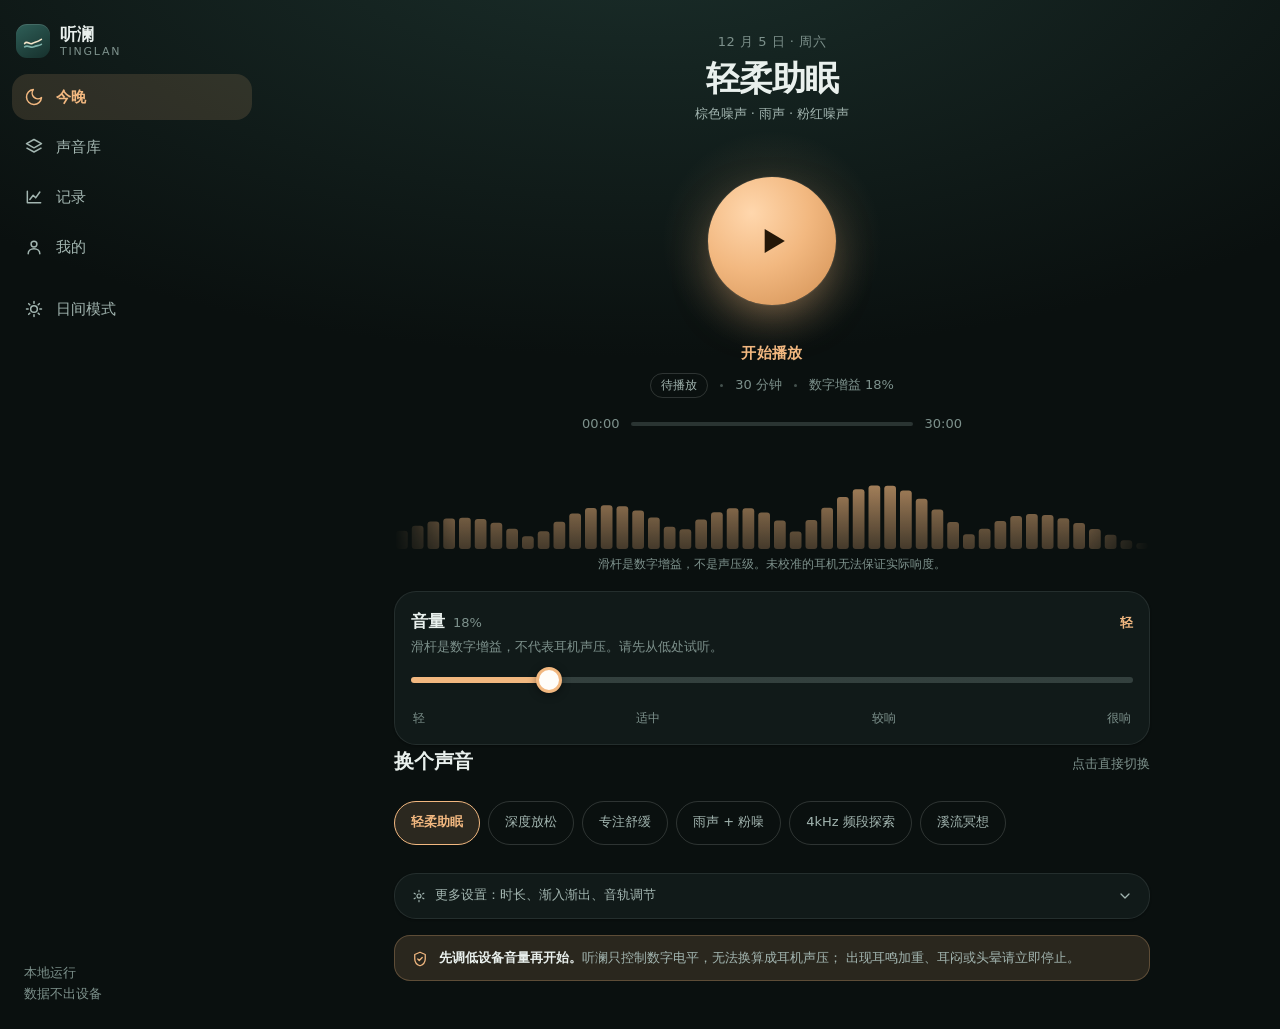
<file: index.html>
<!doctype html>
<html lang="zh-CN" data-theme="night">
<head>
<meta charset="UTF-8">
<meta name="viewport" content="width=device-width,initial-scale=1,viewport-fit=cover">
<meta name="theme-color" id="themeColor" content="#0a100f">
<meta name="description" content="听澜 - 多音轨声音合成与耳鸣自我观察工具。支持个性化声源混合、声音预设、使用与睡眠自评记录，全部数据保存在本机。">
<title>听澜 TINGLAN · 今晚的声音</title>
<link rel="icon" href="data:image/svg+xml,%3Csvg xmlns='http://www.w3.org/2000/svg' viewBox='0 0 64 64'%3E%3Crect width='64' height='64' rx='14' fill='%2316302c'/%3E%3Cpath d='M8 38c8-8 14 6 22 0s12-4 20-10' stroke='%23f2e4c9' stroke-width='5' fill='none' stroke-linecap='round'/%3E%3C/svg%3E">
<link rel="stylesheet" href="styles.css">
</head>
<body>

<!-- 图标集：内联 SVG 保证跨平台字形一致 -->
<svg width="0" height="0" class="icon-sprite" aria-hidden="true">
<defs>
<symbol id="i-moon" viewBox="0 0 24 24"><path d="M21 12.8A9 9 0 1 1 11.2 3a7 7 0 0 0 9.8 9.8Z" fill="none" stroke="currentColor" stroke-width="1.8" stroke-linejoin="round"/></symbol>
<symbol id="i-layers" viewBox="0 0 24 24"><path d="M12 3 3 8l9 5 9-5-9-5Z" fill="none" stroke="currentColor" stroke-width="1.8" stroke-linejoin="round"/><path d="m3 13 9 5 9-5" fill="none" stroke="currentColor" stroke-width="1.8" stroke-linejoin="round"/></symbol>
<symbol id="i-chart" viewBox="0 0 24 24"><path d="M4 19V5m0 14h16" fill="none" stroke="currentColor" stroke-width="1.8" stroke-linecap="round"/><path d="m7 15 4-5 3 3 5-7" fill="none" stroke="currentColor" stroke-width="1.8" stroke-linecap="round" stroke-linejoin="round"/></symbol>
<symbol id="i-user" viewBox="0 0 24 24"><circle cx="12" cy="8.5" r="3.5" fill="none" stroke="currentColor" stroke-width="1.8"/><path d="M5 20c0-3.6 3.1-6 7-6s7 2.4 7 6" fill="none" stroke="currentColor" stroke-width="1.8" stroke-linecap="round"/></symbol>
<symbol id="i-play" viewBox="0 0 24 24"><path d="M8 5.5v13l11-6.5-11-6.5Z" fill="currentColor"/></symbol>
<symbol id="i-pause" viewBox="0 0 24 24"><rect x="7" y="5" width="3.6" height="14" rx="1.4" fill="currentColor"/><rect x="13.4" y="5" width="3.6" height="14" rx="1.4" fill="currentColor"/></symbol>
<symbol id="i-stop" viewBox="0 0 24 24"><rect x="7" y="7" width="10" height="10" rx="2" fill="currentColor"/></symbol>
<symbol id="i-search" viewBox="0 0 24 24"><circle cx="11" cy="11" r="6.5" fill="none" stroke="currentColor" stroke-width="1.8"/><path d="m16 16 4.5 4.5" fill="none" stroke="currentColor" stroke-width="1.8" stroke-linecap="round"/></symbol>
<symbol id="i-chev" viewBox="0 0 24 24"><path d="m9 6 6 6-6 6" fill="none" stroke="currentColor" stroke-width="1.9" stroke-linecap="round" stroke-linejoin="round"/></symbol>
<symbol id="i-back" viewBox="0 0 24 24"><path d="m15 6-6 6 6 6" fill="none" stroke="currentColor" stroke-width="1.9" stroke-linecap="round" stroke-linejoin="round"/></symbol>
<symbol id="i-close" viewBox="0 0 24 24"><path d="M6 6l12 12M18 6 6 18" fill="none" stroke="currentColor" stroke-width="1.9" stroke-linecap="round"/></symbol>
<symbol id="i-down" viewBox="0 0 24 24"><path d="m6 9 6 6 6-6" fill="none" stroke="currentColor" stroke-width="1.9" stroke-linecap="round" stroke-linejoin="round"/></symbol>
<symbol id="i-shield" viewBox="0 0 24 24"><path d="M12 3l7 3v6c0 4.4-3 7.6-7 9-4-1.4-7-4.6-7-9V6l7-3Z" fill="none" stroke="currentColor" stroke-width="1.7" stroke-linejoin="round"/><path d="m9 12 2 2 4-4" fill="none" stroke="currentColor" stroke-width="1.7" stroke-linecap="round" stroke-linejoin="round"/></symbol>
<symbol id="i-help" viewBox="0 0 24 24"><circle cx="12" cy="12" r="8.5" fill="none" stroke="currentColor" stroke-width="1.7"/><path d="M9.6 9.4a2.5 2.5 0 1 1 3.3 2.4c-.6.2-.9.7-.9 1.3v.4" fill="none" stroke="currentColor" stroke-width="1.7" stroke-linecap="round"/><circle cx="12" cy="16.6" r="1" fill="currentColor"/></symbol>
<symbol id="i-sun" viewBox="0 0 24 24"><circle cx="12" cy="12" r="4" fill="none" stroke="currentColor" stroke-width="1.8"/><path d="M12 3v2m0 14v2M3 12h2m14 0h2M5.6 5.6l1.4 1.4m10 10 1.4 1.4m0-12.8-1.4 1.4m-10 10-1.4 1.4" fill="none" stroke="currentColor" stroke-width="1.8" stroke-linecap="round"/></symbol>
<symbol id="i-wave" viewBox="0 0 24 24"><path d="M3 12c2.5 0 2.5-6 5-6s2.5 12 5 12 2.5-6 5-6" fill="none" stroke="currentColor" stroke-width="1.8" stroke-linecap="round"/></symbol>
<symbol id="i-rain" viewBox="0 0 24 24"><path d="M7 14a4 4 0 0 1 .6-8 5.5 5.5 0 0 1 10.2 1.6A3.6 3.6 0 0 1 17.5 14H7Z" fill="none" stroke="currentColor" stroke-width="1.6" stroke-linejoin="round"/><path d="M9 17.5 8 19m5-1.5L12 19m5-1.5L15.8 19" fill="none" stroke="currentColor" stroke-width="1.6" stroke-linecap="round"/></symbol>
<symbol id="i-freq" viewBox="0 0 24 24"><path d="M4 12h2.5l2-5 3 10 2.5-7 2 4H20" fill="none" stroke="currentColor" stroke-width="1.7" stroke-linecap="round" stroke-linejoin="round"/></symbol>
<symbol id="i-book" viewBox="0 0 24 24"><path d="M5 5.5A1.5 1.5 0 0 1 6.5 4H17a2 2 0 0 1 2 2v13a1 1 0 0 1-1 1H6.5A1.5 1.5 0 0 1 5 18.5v-13Z" fill="none" stroke="currentColor" stroke-width="1.7" stroke-linejoin="round"/><path d="M9 8h6M9 12h4" fill="none" stroke="currentColor" stroke-width="1.6" stroke-linecap="round"/></symbol>
<symbol id="i-download" viewBox="0 0 24 24"><path d="M12 4v10m0 0 4-4m-4 4-4-4" fill="none" stroke="currentColor" stroke-width="1.8" stroke-linecap="round" stroke-linejoin="round"/><path d="M5 18h14" fill="none" stroke="currentColor" stroke-width="1.8" stroke-linecap="round"/></symbol>
<symbol id="i-upload" viewBox="0 0 24 24"><path d="M12 15V5m0 0 4 4m-4-4L8 9" fill="none" stroke="currentColor" stroke-width="1.8" stroke-linecap="round" stroke-linejoin="round"/><path d="M5 18h14" fill="none" stroke="currentColor" stroke-width="1.8" stroke-linecap="round"/></symbol>
<symbol id="i-trash" viewBox="0 0 24 24"><path d="M5 7h14M9.5 7V5.5h5V7M7 7l.8 12h8.4L17 7" fill="none" stroke="currentColor" stroke-width="1.7" stroke-linecap="round" stroke-linejoin="round"/></symbol>
<symbol id="i-settings" viewBox="0 0 24 24"><circle cx="12" cy="12" r="3" fill="none" stroke="currentColor" stroke-width="1.7"/><path d="M12 3.5v2.2M12 18.3v2.2M4.7 7.8l1.9 1.1m10.8 6.2 1.9 1.1M4.7 16.2l1.9-1.1m10.8-6.2 1.9-1.1" fill="none" stroke="currentColor" stroke-width="1.7" stroke-linecap="round"/></symbol>
<symbol id="i-mixer" viewBox="0 0 24 24"><path d="M6 4v6m0 4v6M12 4v10m0 4v2M18 4v3m0 4v9" fill="none" stroke="currentColor" stroke-width="1.8" stroke-linecap="round"/><circle cx="6" cy="12" r="2" fill="none" stroke="currentColor" stroke-width="1.7"/><circle cx="12" cy="16" r="2" fill="none" stroke="currentColor" stroke-width="1.7"/><circle cx="18" cy="9" r="2" fill="none" stroke="currentColor" stroke-width="1.7"/></symbol>
<symbol id="i-plus" viewBox="0 0 24 24"><path d="M12 5v14M5 12h14" fill="none" stroke="currentColor" stroke-width="1.9" stroke-linecap="round"/></symbol>
<symbol id="i-mute" viewBox="0 0 24 24"><path d="M4 10v4h3l4 3V7L7 10H4Z" fill="none" stroke="currentColor" stroke-width="1.6" stroke-linejoin="round"/><path d="m16 10 4 4m0-4-4 4" fill="none" stroke="currentColor" stroke-width="1.6" stroke-linecap="round"/></symbol>
<symbol id="i-solo" viewBox="0 0 24 24"><path d="M5 14v-2a7 7 0 0 1 14 0v2" fill="none" stroke="currentColor" stroke-width="1.7" stroke-linecap="round"/><rect x="3" y="13" width="4" height="6" rx="2" fill="none" stroke="currentColor" stroke-width="1.6"/><rect x="17" y="13" width="4" height="6" rx="2" fill="none" stroke="currentColor" stroke-width="1.6"/></symbol>
<symbol id="i-copy" viewBox="0 0 24 24"><rect x="9" y="9" width="10" height="11" rx="2" fill="none" stroke="currentColor" stroke-width="1.7"/><path d="M15 6.5V6a2 2 0 0 0-2-2H6a2 2 0 0 0-2 2v7a2 2 0 0 0 2 2h.5" fill="none" stroke="currentColor" stroke-width="1.7" stroke-linecap="round"/></symbol>
<symbol id="i-shuffle" viewBox="0 0 24 24">
  <path d="M4 7h3.2c4.2 0 5.6 10 9.6 10H20m0 0-2.6-2.6M20 17l-2.6 2.6"
    fill="none" stroke="currentColor" stroke-width="1.7" stroke-linecap="round" stroke-linejoin="round"/>
  <path d="M4 17h3.2c1.4 0 2.5-1.1 3.4-2.7M15 9.3c.6-1.4 1.2-2.3 1.8-2.3H20m0 0-2.6-2.6M20 7l-2.6 2.6"
    fill="none" stroke="currentColor" stroke-width="1.7" stroke-linecap="round" stroke-linejoin="round"/>
</symbol>
<symbol id="i-pencil" viewBox="0 0 24 24"><path d="M4 20h4l10-10-4-4L4 16v4Z" fill="none" stroke="currentColor" stroke-width="1.6" stroke-linejoin="round"/><path d="m14 6 4 4" fill="none" stroke="currentColor" stroke-width="1.6"/></symbol>
</defs>
</svg>

<div class="shell">
  <header class="topbar">
    <div class="brand">
      <div class="brand-logo" aria-hidden="true">
        <svg viewBox="0 0 24 24">
          <path d="M2 15c3-4 6 2 9 0s5-1 11-5" fill="none" stroke="#f2e4c9" stroke-width="2" stroke-linecap="round"/>
          <path d="M2 19c4-3 7 2 11 0s6-1 9-3" fill="none" stroke="#7fb3ab" stroke-width="2" stroke-linecap="round"/>
        </svg>
      </div>
      <div class="brand-name">听澜<small>TINGLAN</small></div>
    </div>
    <div class="topbar-actions">
      <button class="icon-btn theme-btn" id="themeBtn" aria-label="切换到日间模式" title="日间 / 夜间">
        <svg><use id="themeIcon" href="#i-sun"/></svg>
      </button>
      <button class="icon-btn" id="topHelp" aria-label="使用须知与安全" title="使用须知与安全">
        <svg><use href="#i-help"/></svg>
      </button>
    </div>
  </header>

  <nav class="sidenav" aria-label="主导航">
    <button class="tab" data-page="home" aria-current="page"><svg><use href="#i-moon"/></svg>今晚</button>
    <button class="tab" data-page="presets"><svg><use href="#i-layers"/></svg>声音库</button>
    <button class="tab" data-page="records"><svg><use href="#i-chart"/></svg>记录</button>
    <button class="tab" data-page="me"><svg><use href="#i-user"/></svg>我的</button>
    <button class="sidenav-theme theme-btn" id="themeBtn2">
      <svg><use id="themeIcon2" href="#i-sun"/></svg><span id="themeLabel">日间模式</span>
    </button>
    <div class="side-foot">本地运行<br>数据不出设备</div>
  </nav>

  <main id="main">

    <!-- ① 今晚：一屏一件事 -->
    <section class="view" id="page-home" aria-label="今晚">
      <div class="tonight" id="tonightRoot">
        <p class="tonight-eyebrow" id="tonightDate">今晚</p>
        <h1 id="activeName">轻柔助眠</h1>
        <p class="tonight-tracks" id="trackSummary">三轨自然混音</p>

        <div class="orb-wrap">
          <span class="orb-ring" aria-hidden="true"></span>
          <button class="orb" id="playBtn" aria-pressed="false" aria-label="开始播放">
            <svg class="orb-glyph"><use id="playIcon" href="#i-play"/></svg>
          </button>
        </div>
        <div class="orb-label" id="orbLabel">开始播放</div>

        <div class="tonight-meta">
          <span class="status-pill" id="heroStatus">待播放</span>
          <i class="dot-sep" aria-hidden="true"></i>
          <span id="metaDuration">30 分钟</span>
          <i class="dot-sep" aria-hidden="true"></i>
          <span id="metaGain">数字增益 18%</span>
        </div>

        <div class="progress-line">
          <span id="timeElapsed">00:00</span>
          <div class="progress-track"><div id="progressFill"></div></div>
          <span id="timeTotal">30:00</span>
        </div>

        <canvas id="spectrum" aria-label="声音频谱示意图或实时频谱"></canvas>
        <p id="outputMeter" class="output-meter">滑杆是数字增益，不是声压级。未校准的耳机无法保证实际响度。</p>

        <button type="button" class="btn btn-ghost btn-block stop-line" id="stopBtn" hidden>
          <svg><use href="#i-stop"/></svg>结束播放
        </button>
        <button type="button" class="text-link discomfort-btn" id="discomfortBtn" hidden>因不适停止</button>

        <div class="card volume-card">
          <div class="volume-row">
            <strong>音量</strong>
            <span class="pct" id="masterVal">18%</span>
            <span class="level" id="volLevel">轻</span>
          </div>
          <p class="volume-hint">滑杆是数字增益，不代表耳机声压。请先从低处试听。</p>
          <input id="masterVolume" type="range" min="0" max="100" step="1" value="18" aria-label="数字增益">
          <div class="volume-scale" aria-hidden="true"><span>轻</span><span>适中</span><span>较响</span><span>很响</span></div>
        </div>

        <div class="section-head">
          <h2>换个声音</h2>
          <span class="hint">点击直接切换</span>
        </div>
        <div class="chips" id="quickPresets" role="group" aria-label="快速切换方案"></div>

        <div class="card more-card">
          <details class="more">
            <summary>
              <svg><use href="#i-settings"/></svg>更多设置：时长、渐入渐出、音轨调节
              <svg class="chev-down"><use href="#i-down"/></svg>
            </summary>
            <div class="field-grid">
              <div class="field">
                <label for="duration">播放时长</label>
                <select id="duration">
                  <option value="15">15 分钟</option>
                  <option value="30">30 分钟</option>
                  <option value="45">45 分钟</option>
                  <option value="60">60 分钟</option>
                  <option value="90">90 分钟</option>
                </select>
              </div>
              <div class="field">
                <label for="fadeIn">渐入</label>
                <select id="fadeIn">
                  <option value="0">关闭</option>
                  <option value="3">3 秒</option>
                  <option value="5">5 秒</option>
                  <option value="10">10 秒</option>
                </select>
              </div>
              <div class="field">
                <label for="fadeOut">渐出</label>
                <select id="fadeOut">
                  <option value="0">关闭</option>
                  <option value="3">3 秒</option>
                  <option value="5">5 秒</option>
                  <option value="10">10 秒</option>
                </select>
              </div>
            </div>
            <button class="btn btn-block" id="openMixer" type="button">
              <svg><use href="#i-mixer"/></svg>打开调音台
            </button>
          </details>
        </div>

        <div class="safety" role="note">
          <svg><use href="#i-shield"/></svg>
          <p><strong>先调低设备音量再开始。</strong>听澜只控制数字电平，无法换算成耳机声压；
            出现耳鸣加重、耳闷或头晕请立即停止。</p>
        </div>
      </div>
    </section>

    <!-- ② 调音台 -->
    <section class="view" id="page-mixer" hidden aria-label="调音台">
      <div class="page-head">
        <button class="icon-btn" id="backHome" aria-label="返回今晚">
          <svg><use href="#i-back"/></svg>
        </button>
        <h1>调音台</h1>
        <span class="hint" id="trackCount">(0/6)</span>
      </div>
      <p class="sub-description">每条音轨独立调节，实时合成为同一段声音。改动会立即生效。</p>
      <div class="mixer-tools" role="group" aria-label="混音试听工具">
        <div class="ab-group" role="group" aria-label="A/B 对比">
          <button type="button" id="abA" class="active" aria-pressed="true">A</button>
          <button type="button" id="abB" aria-pressed="false">B</button>
        </div>
        <button type="button" class="tool-btn" id="abStore">存入 A</button>
        <button type="button" class="tool-btn" id="undoMix" disabled>撤销</button>
        <button type="button" class="tool-btn" id="randomMix">随机一组</button>
      </div>
      <p class="microcopy">A / B 各存一份参数，切换时自动保存当前槽；本地音频文件不随槽位保存，切换后需重新选择。</p>
      <div id="trackList" class="track-list"></div>
      <button class="btn btn-block" id="addTrack" type="button">
        <svg><use href="#i-plus"/></svg>添加声音
      </button>
      <div class="row-2">
        <button class="btn" id="saveMix" type="button">保存当前组合</button>
        <button class="btn" id="exportWav" type="button">导出混音 WAV</button>
      </div>
      <p class="microcopy">本地上传的音频仅在本机处理；方案只保存参数，不保存音频文件本身。</p>
    </section>

    <!-- ③ 声音库 -->
    <section class="view" id="page-presets" hidden aria-label="声音库">
      <div class="section-head">
        <h2>声音库</h2>
        <span class="hint" id="presetCount">12 个预设</span>
      </div>
      <label class="search">
        <svg><use href="#i-search"/></svg>
        <span class="sr">搜索预设</span>
        <input id="presetSearch" type="search" placeholder="搜索预设或声音组合" autocomplete="off">
      </label>
      <div class="chips" id="categoryChips" role="group" aria-label="按场景筛选"></div>

      <div class="feature">
        <p class="eyebrow">今晚的建议</p>
        <h2>给安静的夜晚<br>一点柔和的背景声</h2>
        <p>雨声与低频宽带声音轻柔融合，试着让注意力从耳鸣转向环境。</p>
        <button class="btn btn-accent" data-preset="sleep" type="button">使用轻柔助眠</button>
      </div>

      <div class="section-head space-top">
        <h2>精选</h2>
        <span class="hint">点击加载到今晚</span>
      </div>
      <div class="grid" id="presetGrid"></div>

      <div class="section-head space-top">
        <h2>我的方案</h2>
        <span class="hint" id="customCount">0 个</span>
      </div>
      <div id="customPresets" class="custom-presets"></div>
      <button class="btn btn-block" data-action="newMix" type="button">
        <svg><use href="#i-plus"/></svg>新建混合方案
      </button>
      <button class="btn btn-ghost btn-block" id="resetFilter" type="button">清除筛选条件</button>
    </section>

    <!-- ④ 记录 -->
    <section class="view" id="page-records" hidden aria-label="记录">
      <div class="section-head">
        <h2>记录</h2>
        <span class="hint" id="weekRange"></span>
      </div>
      <div class="segmented" id="trendSegments" role="tablist" aria-label="记录分类">
        <button role="tab" aria-selected="true" data-seg="overview">概览</button>
        <button role="tab" aria-selected="false" data-seg="trend">趋势</button>
        <button role="tab" aria-selected="false" data-seg="log">日志</button>
      </div>

      <div data-panel="overview">
        <div class="stat-row">
          <div class="stat"><span>本周播放</span><strong id="weeklyDuration">0<small>分钟</small></strong></div>
          <div class="stat"><span>记录天数</span><strong id="weeklyDays">0<small>天</small></strong></div>
          <div class="stat"><span>平均入睡</span><strong id="averageSleep">—</strong></div>
        </div>
        <div class="card chart-card">
          <div class="chart-head"><h3>耳鸣困扰变化</h3><span>7 天</span></div>
          <div id="chartWrap">
            <canvas id="trendCanvas" aria-label="耳鸣困扰自评趋势"></canvas>
            <div id="chartEmpty" class="empty" hidden>还没有自评数据 · 记录后会显示趋势</div>
          </div>
        </div>
        <p class="volume-hint">0 表示完全不困扰，10 表示极度困扰。这里显示的是你的自评，不是听力检测结果。</p>
        <button class="btn btn-block" data-action="openJournal" type="button">＋ 记录今天的感受</button>
      </div>

      <div data-panel="trend" hidden>
        <div class="chips" id="rangeSegments" role="group" aria-label="趋势范围">
          <button class="chip" data-days="7" aria-pressed="true" type="button">7 天</button>
          <button class="chip" data-days="30" aria-pressed="false" type="button">30 天</button>
          <button class="chip" data-days="90" aria-pressed="false" type="button">90 天</button>
        </div>
        <div class="card chart-card">
          <div class="chart-head"><h3>困扰趋势</h3><span id="trendAvg">—</span></div>
          <canvas id="trendCanvas2" aria-label="更长时间范围的耳鸣困扰趋势"></canvas>
        </div>
        <div class="stat-row">
          <div class="stat"><span>播放天数</span><strong id="playedDays">0<small>天</small></strong></div>
          <div class="stat"><span>最长一次</span><strong id="longestSession">0<small>分钟</small></strong></div>
          <div class="stat"><span>不适停止</span><strong id="discomfortCount">0<small>次</small></strong></div>
        </div>
      </div>

      <div data-panel="log" hidden>
        <div class="section-head">
          <h3>声音使用</h3>
          <span class="hint" id="sessionsCount"></span>
        </div>
        <div id="sessionRows" class="log-list"></div>
        <div class="section-head space-top">
          <h3>睡眠记录</h3>
          <button class="text-link" data-action="openJournal" type="button">＋ 添加</button>
        </div>
        <div id="sleepRows" class="log-list"></div>
        <div class="section-head space-top">
          <h3>自评日记</h3>
          <button class="text-link" data-action="openJournal" type="button">新增自评</button>
        </div>
        <div id="journalRows" class="log-list"></div>
        <button class="btn btn-block" id="exportCsv" type="button">
          <svg><use href="#i-download"/></svg>导出 CSV 记录
        </button>
      </div>
    </section>

    <!-- ⑤ 我的 -->
    <section class="view" id="page-me" hidden aria-label="我的">
      <div class="card profile">
        <div class="avatar" aria-hidden="true">
          <svg viewBox="0 0 24 24">
            <circle cx="12" cy="9" r="3.4" fill="none" stroke="#cfe6e1" stroke-width="1.6"/>
            <path d="M5.5 20c0-3.4 2.9-5.6 6.5-5.6s6.5 2.2 6.5 5.6" fill="none" stroke="#cfe6e1" stroke-width="1.6" stroke-linecap="round"/>
          </svg>
        </div>
        <div class="profile-text">
          <h2 id="profileName">听澜用户</h2>
          <p>偏好只保存在这台设备</p>
        </div>
        <button class="btn btn-ghost" id="editName" type="button">编辑</button>
      </div>

      <div class="stat-row">
        <div class="stat"><span>我的预设</span><strong id="myPresetCount">0<small>个</small></strong></div>
        <div class="stat"><span>累计播放</span><strong id="myHours">0<small>分钟</small></strong></div>
        <div class="stat"><span>自评</span><strong id="myLogCount">0<small>条</small></strong></div>
      </div>

      <ul class="menu card">
        <li><button data-page-link="presets" type="button"><svg><use href="#i-layers"/></svg>我的预设<svg class="chev"><use href="#i-chev"/></svg></button></li>
        <li><button data-action="playbackSettings" type="button"><svg><use href="#i-settings"/></svg>播放与设备设置<svg class="chev"><use href="#i-chev"/></svg></button></li>
        <li><button data-action="tinnitusFile" type="button"><svg><use href="#i-book"/></svg>耳鸣档案<svg class="chev"><use href="#i-chev"/></svg></button></li>
        <li><button data-action="openJournal" type="button"><svg><use href="#i-moon"/></svg>睡眠与耳鸣自评<svg class="chev"><use href="#i-chev"/></svg></button></li>
        <li><button data-action="exportBackup" type="button"><svg><use href="#i-download"/></svg>导出完整数据<svg class="chev"><use href="#i-chev"/></svg></button></li>
        <li><label class="menu-upload"><svg><use href="#i-upload"/></svg>导入数据备份
          <svg class="chev"><use href="#i-chev"/></svg>
          <input type="file" id="importBackup" accept=".json,application/json" hidden>
        </label></li>
        <li><button data-action="help" type="button"><svg><use href="#i-shield"/></svg>使用须知与安全<svg class="chev"><use href="#i-chev"/></svg></button></li>
        <li><button class="danger" data-action="clearData" type="button"><svg><use href="#i-trash"/></svg>清除本地记录<svg class="chev"><use href="#i-chev"/></svg></button></li>
      </ul>

      <div class="safety space-top">
        <svg><use href="#i-shield"/></svg>
        <p>听澜是声音丰富化与自我观察工具，<strong>不是临床验证的治疗设备</strong>，也不能替代诊疗。
          清理浏览器数据可能导致记录丢失，请定期导出备份。</p>
      </div>
    </section>
  </main>

  <nav class="tabbar" aria-label="主导航">
    <button class="tab" data-page="home" aria-current="page"><svg><use href="#i-moon"/></svg><span>今晚</span></button>
    <button class="tab" data-page="presets"><svg><use href="#i-layers"/></svg><span>声音库</span></button>
    <button class="tab" data-page="records"><svg><use href="#i-chart"/></svg><span>记录</span></button>
    <button class="tab" data-page="me"><svg><use href="#i-user"/></svg><span>我的</span></button>
  </nav>
</div>

<div class="overlay" id="overlay" hidden>
  <div class="dialog" role="dialog" aria-modal="true" aria-labelledby="dialogTitle" tabindex="-1">
    <div class="dialog-head">
      <h2 id="dialogTitle">设置</h2>
      <button class="icon-btn" id="dialogClose" aria-label="关闭" type="button">
        <svg><use href="#i-close"/></svg>
      </button>
    </div>
    <div id="dialogBody"></div>
    <div id="dialogFooter" class="dialog-footer"></div>
  </div>
</div>
<div class="toast" id="toast" role="status" aria-live="polite"></div>
<script type="module" src="app.js"></script>
</body>
</html>
</file>
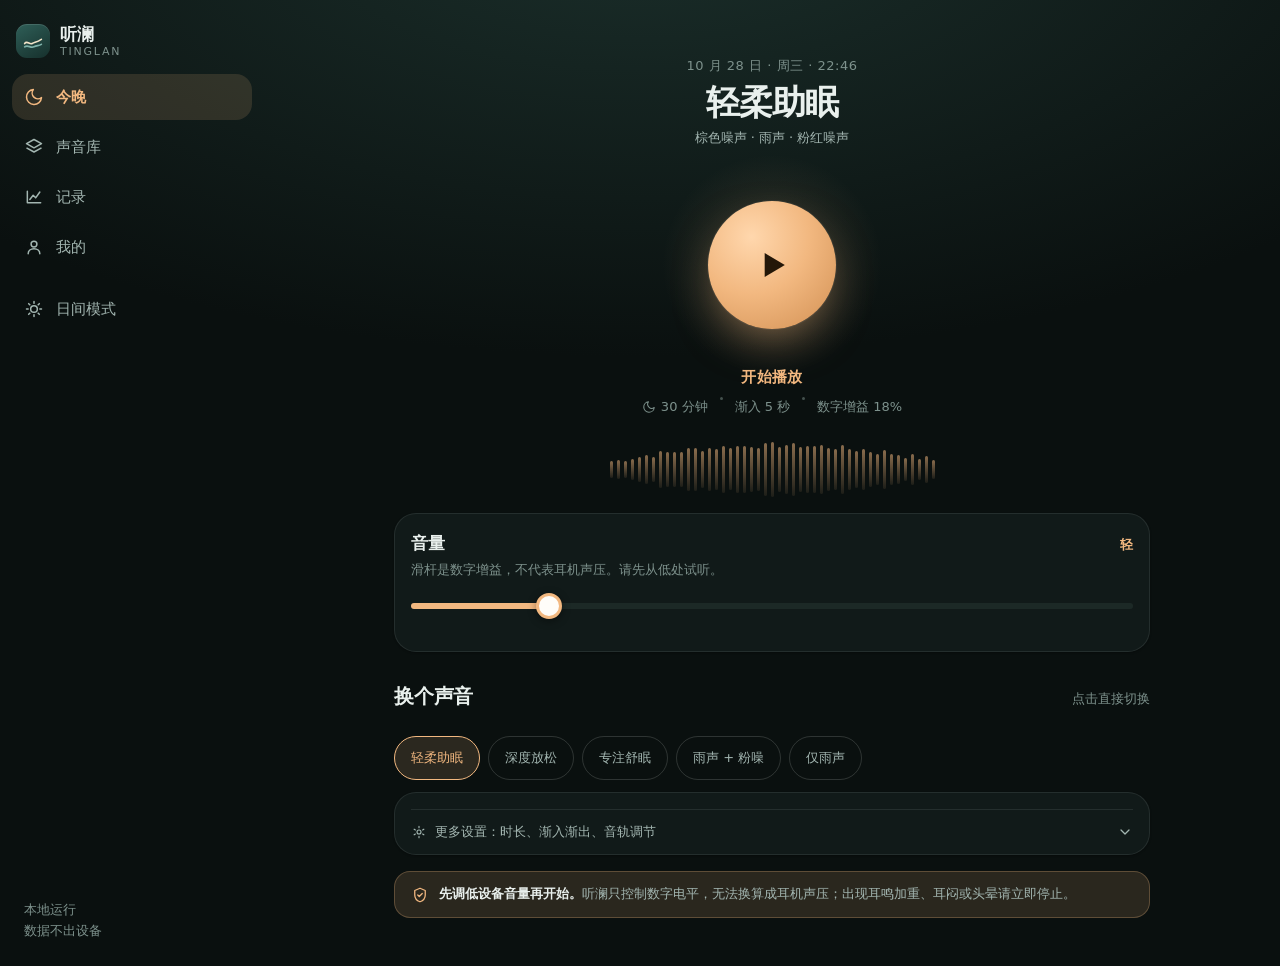
<file: design/prototype.html>
<!doctype html>
<html lang="zh-CN" data-theme="night">
<head>
<meta charset="UTF-8">
<meta name="viewport" content="width=device-width,initial-scale=1,viewport-fit=cover">
<meta name="theme-color" content="#0a100f">
<title>听澜 · 界面设计方案 v5</title>
<style>
/* ───────────────────────── 1. 设计令牌 ───────────────────────── */
:root{
  --font: -apple-system, BlinkMacSystemFont, "PingFang SC", "Microsoft YaHei", Inter, system-ui, sans-serif;

  /* 字号阶梯：13 / 15 / 17 / 20 / 26 / 34。
     正文与说明文字下限 13px；仅品牌署名与角标允许 11–12px，不用于可读内容。 */
  --fs-meta: 13px;
  --fs-body: 15px;
  --fs-lg: 17px;
  --fs-h3: 20px;
  --fs-h2: 26px;
  --fs-h1: 34px;

  /* 间距：4px 基准 */
  --s1: 4px; --s2: 8px; --s3: 12px; --s4: 16px; --s5: 24px; --s6: 32px; --s7: 48px;

  /* 圆角 */
  --r-sm: 12px; --r-md: 16px; --r-lg: 22px; --r-xl: 28px; --r-pill: 999px;

  /* 触控与动效 */
  --tap: 44px;
  --ease: cubic-bezier(.22,.61,.36,1);
  --dur-fast: 140ms;
  --dur: 240ms;
  --dur-slow: 420ms;
}

/* 夜航（默认）：为睡前昏暗环境设计，避免大面积高亮度 */
[data-theme="night"]{
  --bg: #0a100f;
  --bg-glow: radial-gradient(120% 80% at 50% -10%, #1b2f2b 0%, #0a100f 62%);
  --surface: #111a19;
  --surface-2: #16211f;
  --surface-3: #1c2926;
  --line: rgba(233, 240, 237, .09);
  --line-strong: rgba(233, 240, 237, .16);
  --text: #e9f0ed;
  --text-2: #a3b6b1;
  --text-3: #7d918c;
  --accent: #f2b880;          /* 暖琥珀：低蓝光，作为主操作 */
  --accent-rgb: 242 184 128;  /* 供半透明光晕/渐变复用，避免硬编码 */
  --accent-ink: #241708;      /* 琥珀上的文字 */
  --accent-soft: rgba(242, 184, 128, .14);
  --teal: #5cc9bd;
  --danger: #e79084;
  --shadow-1: 0 1px 2px rgba(0,0,0,.3);
  --shadow-2: 0 12px 32px -12px rgba(0,0,0,.6);
  --orb: radial-gradient(circle at 34% 28%, #ffd7ad 0%, #f2b880 46%, #d18f52 100%);
  --orb-glow: 0 0 0 1px rgba(255,255,255,.06), 0 18px 46px -14px rgb(242 184 128 / .55);
  color-scheme: dark;
}

/* 日间：同一套结构，降低饱和、提高纸感 */
[data-theme="day"]{
  --bg: #f5f1e8;
  --bg-glow: radial-gradient(120% 80% at 50% -10%, #fdf8ee 0%, #f5f1e8 60%);
  --surface: #fffdf9;
  --surface-2: #fbf6ec;
  --surface-3: #f3ecdf;
  --line: rgba(34, 49, 46, .10);
  --line-strong: rgba(34, 49, 46, .18);
  --text: #1e2b28;
  --text-2: #51625e;
  --text-3: #5b6d68;
  --accent: #8a5a20;
  --accent-rgb: 138 90 32;
  --accent-ink: #fffdf9;
  --accent-soft: rgba(138, 90, 32, .10);
  --teal: #16746c;
  --danger: #a8412f;
  --shadow-1: 0 1px 2px rgba(60,50,35,.06);
  --shadow-2: 0 12px 30px -14px rgba(60,50,35,.22);
  --orb: radial-gradient(circle at 34% 28%, #c98945 0%, #a2682a 48%, #7d4d1b 100%);
  --orb-glow: 0 0 0 1px rgba(255,255,255,.5), 0 16px 34px -12px rgb(138 90 32 / .45);
  color-scheme: light;
}

/* ───────────────────────── 2. 基础 ───────────────────────── */
*{ box-sizing: border-box; }
html,body{ margin:0; padding:0; }
body{
  font-family: var(--font);
  font-size: var(--fs-body);
  line-height: 1.6;
  color: var(--text);
  background: var(--bg-glow), var(--bg);
  background-attachment: fixed;
  -webkit-font-smoothing: antialiased;
  text-rendering: optimizeLegibility;
  min-height: 100dvh;
}
h1,h2,h3,p{ margin:0; }
button{ font: inherit; color: inherit; background: none; border: none; cursor: pointer; }
ul{ margin:0; padding:0; list-style:none; }
:focus-visible{ outline: 2px solid var(--teal); outline-offset: 3px; border-radius: 6px; }

.sr{
  position:absolute; width:1px; height:1px; padding:0; margin:-1px;
  overflow:hidden; clip:rect(0 0 0 0); white-space:nowrap; border:0;
}

/* ───────────────────────── 3. 骨架 ───────────────────────── */
.shell{
  display: grid;
  grid-template-columns: 1fr;
  grid-template-rows: auto 1fr auto;
  min-height: 100dvh;
}
.topbar{
  display:flex; align-items:center; gap: var(--s3);
  padding: max(env(safe-area-inset-top), 14px) var(--s4) var(--s2);
}
.brand{ display:flex; align-items:center; gap:10px; min-width:0; }
.brand-logo{
  width: 34px; height: 34px; border-radius: 11px; flex: none;
  background: linear-gradient(150deg, #2f5f58, #16302c);
  display:grid; place-items:center;
  box-shadow: inset 0 1px 0 rgba(255,255,255,.12);
}
.brand-logo svg{ width: 20px; height: 20px; display:block; }
.brand-name{ font-size: var(--fs-lg); font-weight: 600; letter-spacing: -.01em; line-height:1.2; }
.brand-name small{ display:block; font-size: 11px; font-weight: 500; color: var(--text-3); letter-spacing:.16em; }
.topbar-actions{ margin-left:auto; display:flex; align-items:center; gap: var(--s2); }

.icon-btn{
  width: var(--tap); height: var(--tap);
  display:grid; place-items:center;
  border-radius: var(--r-pill);
  color: var(--text-2);
  transition: background var(--dur-fast) var(--ease), color var(--dur-fast) var(--ease);
}
.icon-btn:hover{ background: var(--surface-2); color: var(--text); }
.icon-btn svg{ width: 20px; height: 20px; }

main{ padding: 0 var(--s4) calc(96px + env(safe-area-inset-bottom)); }
.view[hidden]{ display:none; }

/* 桌面端：侧栏导航取代底部 tab（移动端习惯不跨端硬套） */
.sidenav{ display:none; }

/* ───────────────────────── 4. 通用组件 ───────────────────────── */
.card{
  background: var(--surface);
  border: 1px solid var(--line);
  border-radius: var(--r-lg);
  box-shadow: var(--shadow-1);
}
.section{ margin-top: var(--s5); }
.section-head{
  display:flex; align-items:baseline; gap: var(--s2);
  margin-bottom: var(--s3);
}
.section-head h2{ font-size: var(--fs-h3); font-weight: 600; letter-spacing: -.01em; }
.section-head .hint{ margin-left:auto; font-size: var(--fs-meta); color: var(--text-3); }

.btn{
  min-height: var(--tap);
  padding: 0 var(--s4);
  display:inline-flex; align-items:center; justify-content:center; gap:8px;
  border-radius: var(--r-md);
  font-size: var(--fs-body); font-weight: 500;
  border: 1px solid var(--line-strong);
  color: var(--text);
  transition: transform var(--dur-fast) var(--ease), background var(--dur-fast) var(--ease), border-color var(--dur-fast) var(--ease);
}
.btn:hover{ background: var(--surface-2); }
.btn:active{ transform: scale(.975); }
.btn svg{ width:18px; height:18px; }
.btn-accent{ background: var(--accent); color: var(--accent-ink); border-color: transparent; font-weight: 600; }
.btn-accent:hover{ filter: brightness(1.06); background: var(--accent); }
.btn-ghost{ border-color: transparent; color: var(--text-2); }
.btn-ghost:hover{ color: var(--text); }
.btn-block{ width: 100%; }

.chip{
  min-height: var(--tap);
  padding: 0 var(--s4);
  display:inline-flex; align-items:center; gap:8px;
  border-radius: var(--r-pill);
  border: 1px solid var(--line-strong);
  color: var(--text-2);
  font-size: var(--fs-meta); font-weight: 500;
  white-space: nowrap;
  transition: all var(--dur-fast) var(--ease);
}
.chip:hover{ color: var(--text); background: var(--surface-2); }
.chip[aria-pressed="true"]{
  background: var(--accent-soft);
  border-color: var(--accent);
  color: var(--accent);
}

/* ───────────────────────── 5. 今晚：单任务主控 ───────────────────────── */
.tonight{ padding-top: var(--s3); text-align: center; }
.tonight-eyebrow{
  font-size: var(--fs-meta); color: var(--text-3);
  letter-spacing: .04em;
}
.tonight h1{
  margin-top: 6px;
  font-size: clamp(26px, 7.4vw, var(--fs-h1));
  font-weight: 600;
  letter-spacing: -.025em;
  line-height: 1.15;
}
.tonight-tracks{
  margin-top: 6px;
  font-size: var(--fs-meta);
  color: var(--text-2);
}

/* 主播放球：整个页面的唯一视觉焦点 */
.orb-wrap{
  position: relative;
  margin: var(--s6) auto var(--s4);
  width: 168px; height: 168px;
  display: grid; place-items: center;
}
.orb-wrap::before{
  content:"";
  position:absolute; inset: -18%;
  border-radius: 50%;
  background: radial-gradient(circle, rgb(var(--accent-rgb) / .22), transparent 68%);
  opacity: .8;
  transition: opacity var(--dur-slow) var(--ease);
}
.orb{
  position: relative;
  width: 128px; height: 128px;
  border-radius: 50%;
  background: var(--orb);
  color: var(--accent-ink);
  box-shadow: var(--orb-glow);
  display: grid; place-items: center;
  transition: transform var(--dur) var(--ease), box-shadow var(--dur) var(--ease);
}
.orb:hover{ transform: scale(1.03); }
.orb:active{ transform: scale(.97); }
.orb svg{ width: 44px; height: 44px; }
.orb-ring{
  position:absolute; inset: 0;
  border-radius: 50%;
  border: 1px solid var(--accent);
  opacity: 0;
  pointer-events: none;
}
/* 播放中：呼吸环，尊重减少动效偏好 */
.playing .orb-ring{ animation: breathe 4.2s var(--ease) infinite; }
.playing .orb-wrap::before{ opacity: 1; }
@keyframes breathe{
  0%{ transform: scale(1); opacity:.5 }
  70%{ transform: scale(1.42); opacity:0 }
  100%{ transform: scale(1.42); opacity:0 }
}

.orb-label{
  margin-top: var(--s1);
  font-size: var(--fs-body);
  font-weight: 600;
  color: var(--accent);
  letter-spacing: .02em;
}
.tonight-meta{
  margin-top: var(--s2);
  display:flex; justify-content:center; gap: var(--s3);
  font-size: var(--fs-meta); color: var(--text-3);
  flex-wrap: wrap;
}
.tonight-meta span{ display:inline-flex; align-items:center; gap:5px; }
.dot-sep{ display:inline-block; width:3px; height:3px; border-radius:50%; background: currentColor; opacity:.5; }

/* 波形：静态即示意，播放时流动 */
.wave{
  display:flex; align-items:center; justify-content:center;
  gap: 4px;
  height: 56px;
  margin: var(--s5) 0 var(--s2);
  -webkit-mask-image: linear-gradient(90deg, transparent, #000 12%, #000 88%, transparent);
  mask-image: linear-gradient(90deg, transparent, #000 12%, #000 88%, transparent);
}
.wave i{
  display:block;
  width: 3px;
  border-radius: 2px;
  background: linear-gradient(180deg, var(--accent), rgb(var(--accent-rgb) / .16));
  height: calc(var(--h) * 1%);
  opacity:.55;
  transition: opacity var(--dur) var(--ease), height var(--dur-slow) var(--ease);
}
.playing .wave i{ opacity:.95; animation: sway 2.4s var(--ease) infinite alternate; animation-delay: calc(var(--i) * -37ms); }
@keyframes sway{
  from{ height: calc(var(--h) * 1%) }
  to{ height: calc(var(--h) * 0.42%) }
}

/* 音量卡：把「数字增益」翻译成可理解的听感词 */
.volume-card{ padding: var(--s4); margin-top: var(--s4); text-align:left; }
.volume-row{ display:flex; align-items:baseline; gap: var(--s2); }
.volume-row strong{ font-size: var(--fs-lg); font-weight: 600; }
.volume-row .level{ margin-left:auto; font-size: var(--fs-meta); color: var(--accent); font-weight: 600; }
.volume-hint{ margin-top: 2px; font-size: var(--fs-meta); color: var(--text-3); }

input[type="range"]{
  -webkit-appearance: none; appearance:none;
  width: 100%; height: var(--tap);         /* 44px 命中区，而非 16px */
  margin: var(--s1) 0 0;
  background: transparent;
  cursor: pointer;
}
input[type="range"]::-webkit-slider-runnable-track{
  height: 6px; border-radius: 3px;
  background: linear-gradient(90deg, var(--accent) var(--fill,18%), var(--surface-3) var(--fill,18%));
}
input[type="range"]::-moz-range-track{
  height: 6px; border-radius: 3px; background: var(--surface-3);
}
input[type="range"]::-moz-range-progress{
  height: 6px; border-radius: 3px; background: var(--accent);
}
input[type="range"]::-webkit-slider-thumb{
  -webkit-appearance:none; appearance:none;
  width: 26px; height: 26px; margin-top: -10px;
  border-radius: 50%; background: #fffdf9;
  border: 3px solid var(--accent);
  box-shadow: 0 2px 8px rgba(0,0,0,.4);
}
input[type="range"]::-moz-range-thumb{
  width: 22px; height: 22px; border-radius: 50%;
  background: #fffdf9; border: 3px solid var(--accent);
}

/* 折叠区：高级设置不抢首屏 */
details.more{
  margin-top: var(--s4);
  border-top: 1px solid var(--line);
}
details.more summary{
  min-height: var(--tap);
  display:flex; align-items:center; gap:8px;
  font-size: var(--fs-meta); color: var(--text-2);
  cursor: pointer; list-style: none;
}
details.more summary::-webkit-details-marker{ display:none; }
details.more summary svg{ width:16px; height:16px; transition: transform var(--dur) var(--ease); }
details.more[open] summary svg{ transform: rotate(180deg); }
.field-grid{ display:grid; grid-template-columns: 1fr 1fr; gap: var(--s3); padding-bottom: var(--s2); }
.field{ display:grid; gap:6px; }
.field label{ font-size: var(--fs-meta); color: var(--text-3); }
select{
  min-height: var(--tap);
  width: 100%;
  padding: 0 var(--s3);
  padding-right: 36px;
  font: inherit; font-size: var(--fs-body);
  color: var(--text);
  background: var(--surface-2);
  border: 1px solid var(--line-strong);
  border-radius: var(--r-sm);
  appearance: none;
  /* 用两段 45° 渐变拼出下拉箭头，避免超长 data URI */
  background-image:
    linear-gradient(45deg, transparent 50%, var(--text-3) 50%),
    linear-gradient(135deg, var(--text-3) 50%, transparent 50%);
  background-position: right 18px center, right 12px center;
  background-size: 5px 5px, 5px 5px;
  background-repeat: no-repeat;
}

/* 安全说明：产品红线，用恰当权重呈现而非灰色小字淹没 */
.safety{
  margin-top: var(--s4);
  display:flex; gap:10px;
  padding: var(--s3) var(--s4);
  border-radius: var(--r-md);
  background: var(--accent-soft);
  border: 1px solid rgb(var(--accent-rgb) / .26);
  text-align:left;
}
.safety svg{ width:18px; height:18px; flex:none; margin-top:2px; color: var(--accent); }
.safety p{ font-size: var(--fs-meta); color: var(--text-2); line-height:1.55; }
.safety strong{ color: var(--text); font-weight:600; }

/* ───────────────────────── 6. 预设 ───────────────────────── */
.search{
  display:flex; align-items:center; gap:10px;
  min-height: var(--tap);
  padding: 0 var(--s4);
  background: var(--surface);
  border: 1px solid var(--line-strong);
  border-radius: var(--r-pill);
  margin-top: var(--s2);
}
.search svg{ width:18px; height:18px; color: var(--text-3); flex:none; }
.search input{
  flex:1; min-width:0; border:none; background:none; outline:none;
  font: inherit; color: var(--text); height: 44px;
}
.search input::placeholder{ color: var(--text-3); }
.chips{ display:flex; gap: var(--s2); overflow-x:auto; padding: var(--s3) 0; scrollbar-width:none; }
.chips::-webkit-scrollbar{ display:none; }

.feature{
  position: relative;
  overflow: hidden;
  padding: var(--s5);
  border-radius: var(--r-xl);
  background: linear-gradient(150deg, var(--surface-2), var(--surface));
  border: 1px solid var(--line);
  margin-top: var(--s2);
}
.feature::after{
  content:"";
  position:absolute; right:-40px; top:-60px;
  width: 220px; height: 220px; border-radius:50%;
  background: radial-gradient(circle, var(--accent-soft), transparent 70%);
}
.feature .eyebrow{
  font-size: var(--fs-meta); color: var(--accent); font-weight:600; letter-spacing:.03em;
}
.feature h2{ margin-top: var(--s2); font-size: var(--fs-h2); font-weight:600; letter-spacing:-.02em; line-height:1.25; }
.feature p{ margin-top: var(--s2); font-size: var(--fs-meta); color: var(--text-2); max-width: 30ch; }
.feature .btn{ margin-top: var(--s4); position: relative; z-index:1; }

.grid{ display:grid; gap: var(--s3); grid-template-columns: 1fr 1fr; margin-top: var(--s3); }
.preset{
  position: relative;
  padding: var(--s4);
  border-radius: var(--r-lg);
  background: var(--surface);
  border: 1px solid var(--line);
  text-align:left;
  min-height: 116px;
  display:flex; flex-direction:column; gap:4px;
  transition: transform var(--dur-fast) var(--ease), border-color var(--dur-fast) var(--ease), background var(--dur-fast) var(--ease);
}
.preset:hover{ transform: translateY(-2px); border-color: var(--line-strong); background: var(--surface-2); }
.preset .p-icon{
  width: 34px; height:34px; border-radius: 11px;
  display:grid; place-items:center;
  background: var(--accent-soft); color: var(--accent);
  margin-bottom: 6px;
}
.preset .p-icon svg{ width:18px; height:18px; }
.preset strong{ font-size: var(--fs-body); font-weight: 600; letter-spacing: -.01em; }
.preset span{ font-size: var(--fs-meta); color: var(--text-3); line-height:1.45; }
.preset .p-tag{
  position:absolute; right: var(--s3); top: var(--s3);
  font-size: 11px; letter-spacing:.04em;
  color: var(--text-3);
  border:1px solid var(--line); border-radius: var(--r-pill);
  padding: 2px 8px;
}

/* ───────────────────────── 7. 记录 ───────────────────────── */
.segmented{
  display:flex; gap: 4px;
  padding: 4px;
  background: var(--surface);
  border: 1px solid var(--line);
  border-radius: var(--r-pill);
  margin-top: var(--s2);
}
.segmented button{
  flex:1;
  min-height: 44px;
  border-radius: var(--r-pill);
  font-size: var(--fs-meta); font-weight: 500;
  color: var(--text-2);
  transition: all var(--dur-fast) var(--ease);
}
.segmented button[aria-selected="true"]{
  background: var(--accent-soft);
  color: var(--accent);
  font-weight: 600;
}

.stat-row{ display:grid; grid-template-columns: repeat(3,1fr); gap: var(--s3); margin-top: var(--s4); }
.stat{
  padding: var(--s4) var(--s3);
  border-radius: var(--r-md);
  background: var(--surface);
  border: 1px solid var(--line);
  text-align:center;
}
.stat span{ display:block; font-size: var(--fs-meta); color: var(--text-3); }
.stat strong{ display:block; margin-top: 4px; font-size: var(--fs-h3); font-weight:600; letter-spacing:-.02em; }
.stat strong small{ font-size: var(--fs-meta); font-weight:500; color: var(--text-3); margin-left:2px; }

.chart-card{ padding: var(--s4); margin-top: var(--s3); }
.chart-head{ display:flex; align-items:baseline; margin-bottom: var(--s2); }
.chart-head h3{ font-size: var(--fs-body); font-weight:600; }
.chart-head span{ margin-left:auto; font-size: var(--fs-meta); color: var(--text-3); }
#chart{ width:100%; height: 150px; display:block; }

.log{ margin-top: var(--s2); }
.log li{
  display:flex; align-items:center; gap: var(--s3);
  padding: var(--s3) 0;
  border-bottom: 1px solid var(--line);
}
.log li:last-child{ border-bottom:none; }
.log .l-icon{
  width: 38px; height:38px; border-radius: 12px; flex:none;
  display:grid; place-items:center;
  background: var(--surface-2); color: var(--text-2);
}
.log .l-icon svg{ width:18px; height:18px; }
.log .l-main{ min-width:0; flex:1; }
.log .l-main strong{ display:block; font-size: var(--fs-body); font-weight:500; }
.log .l-main span{ font-size: var(--fs-meta); color: var(--text-3); }
.log .l-val{ font-size: var(--fs-meta); color: var(--text-2); font-variant-numeric: tabular-nums; }

/* ───────────────────────── 8. 我的 ───────────────────────── */
.profile{
  display:flex; align-items:center; gap: var(--s3);
  padding: var(--s4);
  margin-top: var(--s2);
}
.avatar{
  width: 54px; height:54px; border-radius: 18px; flex:none;
  background: linear-gradient(150deg, #2f5f58, #16302c);
  display:grid; place-items:center;
  box-shadow: inset 0 1px 0 rgba(255,255,255,.12);
}
.avatar svg{ width: 26px; height:26px; }
.profile h2{ font-size: var(--fs-lg); font-weight:600; }
.profile p{ font-size: var(--fs-meta); color: var(--text-3); }

.menu{ margin-top: var(--s3); overflow:hidden; }
.menu li + li{ border-top: 1px solid var(--line); }
.menu button, .menu a{
  width:100%; min-height: 52px;
  display:flex; align-items:center; gap: var(--s3);
  padding: 0 var(--s4);
  font-size: var(--fs-body); color: var(--text);
  text-decoration:none;
  transition: background var(--dur-fast) var(--ease);
}
.menu button:hover, .menu a:hover{ background: var(--surface-2); }
.menu svg{ width:18px; height:18px; color: var(--text-2); flex:none; }
.menu .chev{ margin-left:auto; color: var(--text-3); width:16px; height:16px; }
.menu .danger{ color: var(--danger); }
.menu .danger svg{ color: var(--danger); }

/* ───────────────────────── 9. 底部导航 / 侧栏 ───────────────────────── */
.tabbar{
  position: fixed;
  left: 50%; transform: translateX(-50%);
  bottom: calc(10px + env(safe-area-inset-bottom));
  width: min(420px, calc(100% - 24px));
  display:grid; grid-template-columns: repeat(4,1fr);
  padding: 6px;
  background: color-mix(in srgb, var(--surface) 86%, transparent);
  backdrop-filter: blur(18px) saturate(140%);
  border: 1px solid var(--line-strong);
  border-radius: var(--r-pill);
  box-shadow: var(--shadow-2);
  z-index: 40;
}
.tabbar button{
  min-height: 52px;
  display:grid; place-items:center; gap:3px;
  border-radius: var(--r-pill);
  color: var(--text-3);
  font-size: 12px; font-weight: 500;
  transition: color var(--dur-fast) var(--ease), background var(--dur-fast) var(--ease);
}
.tabbar button svg{ width:21px; height:21px; }
.tabbar button[aria-current="page"]{ color: var(--accent); background: var(--accent-soft); }

/* ───────────────────────── 10. 对话框与提示 ───────────────────────── */
.overlay{
  position: fixed; inset:0; z-index: 60;
  background: rgba(4,8,8,.66);
  backdrop-filter: blur(3px);
  display:grid; place-items:center;
  padding: var(--s4);
  animation: fade var(--dur) var(--ease);
}
.overlay[hidden]{ display:none; }
@keyframes fade{ from{ opacity:0 } to{ opacity:1 } }
.dialog{
  width: min(440px, 100%);
  max-height: 82dvh; overflow:auto;
  background: var(--surface);
  border: 1px solid var(--line-strong);
  border-radius: var(--r-xl);
  box-shadow: var(--shadow-2);
  padding: var(--s5);
  animation: rise var(--dur) var(--ease);
}
@keyframes rise{ from{ transform: translateY(12px); opacity:0 } to{ transform:none; opacity:1 } }
.dialog h2{ font-size: var(--fs-h3); font-weight:600; }
.dialog p{ margin-top: var(--s3); font-size: var(--fs-meta); color: var(--text-2); }
.dialog .row{ display:flex; gap: var(--s2); margin-top: var(--s5); }
.dialog .row .btn{ flex:1; }

.toast{
  position: fixed; left:50%; transform: translateX(-50%);
  bottom: calc(84px + env(safe-area-inset-bottom));
  background: var(--surface-3);
  border: 1px solid var(--line-strong);
  color: var(--text);
  font-size: var(--fs-meta);
  padding: 10px 18px;
  border-radius: var(--r-pill);
  box-shadow: var(--shadow-2);
  opacity:0; pointer-events:none;
  transition: opacity var(--dur) var(--ease), transform var(--dur) var(--ease);
  z-index: 70;
}
.toast.show{ opacity:1; transform: translateX(-50%) translateY(-6px); }

/* ───────────────────────── 11. 响应式 ───────────────────────── */
@media (min-width: 720px){
  .grid{ grid-template-columns: repeat(3, 1fr); }
  .tonight{ padding-top: var(--s5); }
}
@media (min-width: 1024px){
  .shell{
    grid-template-columns: 264px 1fr;
    grid-template-rows: auto 1fr;
  }
  /* 品牌独占第一行，导航在第二行：两者不再共用同一网格单元格 */
  .topbar{
    grid-column: 1; grid-row: 1;
    padding: var(--s5) var(--s4) var(--s4);
  }
  .topbar-actions{ display:none; }
  .sidenav{
    display:flex; flex-direction:column; gap: 4px;
    grid-column: 1; grid-row: 2;
    padding: 0 var(--s3) var(--s5);
  }
  .sidenav button{
    min-height: 46px;
    display:flex; align-items:center; gap: 12px;
    padding: 0 var(--s3);
    border-radius: var(--r-md);
    color: var(--text-2);
    font-size: var(--fs-body);
    text-align:left;
    transition: all var(--dur-fast) var(--ease);
  }
  .sidenav button svg{ width:20px; height:20px; }
  .sidenav button:hover{ background: var(--surface-2); color: var(--text); }
  .sidenav button[aria-current="page"]{ background: var(--accent-soft); color: var(--accent); font-weight:600; }
  .sidenav .side-foot{
    margin-top:auto;
    padding: var(--s5) var(--s3) 0;
    font-size: var(--fs-meta);
    color: var(--text-3);
  }

  main{
    grid-column: 2; grid-row: 1 / span 2;
    width: 100%;
    max-width: 820px;
    margin: 0 auto;
    padding: var(--s6) var(--s6) var(--s7);
  }
  .tabbar{ display:none; }
  .toast{ bottom: var(--s6); }
  .topbar .theme-btn{ display:none; }
  .sidenav .theme-btn{ display:flex; }
  /* 宽屏下输入框不应拉满整列 */
  .search{ max-width: 460px; }
}

/* ───────────────────────── 12. 可访问性 ───────────────────────── */
@media (prefers-reduced-motion: reduce){
  *, *::before, *::after{
    animation-duration: .001ms !important;
    animation-iteration-count: 1 !important;
    transition-duration: .001ms !important;
  }
}
</style>
</head>
<body>

<!-- 图标集：内联 SVG 保证跨平台字形一致，避免字符符号在 Android/iOS 上渲染不同 -->
<svg width="0" height="0" style="position:absolute" aria-hidden="true">
  <defs>
    <symbol id="i-moon" viewBox="0 0 24 24"><path d="M21 12.8A9 9 0 1 1 11.2 3a7 7 0 0 0 9.8 9.8Z" fill="none" stroke="currentColor" stroke-width="1.8" stroke-linejoin="round"/></symbol>
    <symbol id="i-layers" viewBox="0 0 24 24">
      <path d="M12 3 3 8l9 5 9-5-9-5Z" fill="none" stroke="currentColor" stroke-width="1.8" stroke-linejoin="round"/>
      <path d="m3 13 9 5 9-5" fill="none" stroke="currentColor" stroke-width="1.8" stroke-linejoin="round"/>
    </symbol>
    <symbol id="i-chart" viewBox="0 0 24 24">
      <path d="M4 19V5m0 14h16" fill="none" stroke="currentColor" stroke-width="1.8" stroke-linecap="round"/>
      <path d="m7 15 4-5 3 3 5-7" fill="none" stroke="currentColor" stroke-width="1.8" stroke-linecap="round" stroke-linejoin="round"/>
    </symbol>
    <symbol id="i-user" viewBox="0 0 24 24">
      <circle cx="12" cy="8.5" r="3.5" fill="none" stroke="currentColor" stroke-width="1.8"/>
      <path d="M5 20c0-3.6 3.1-6 7-6s7 2.4 7 6" fill="none" stroke="currentColor" stroke-width="1.8" stroke-linecap="round"/>
    </symbol>
    <symbol id="i-play" viewBox="0 0 24 24"><path d="M8 5.5v13l11-6.5-11-6.5Z" fill="currentColor"/></symbol>
    <symbol id="i-pause" viewBox="0 0 24 24">
      <rect x="7" y="5" width="3.6" height="14" rx="1.4" fill="currentColor"/>
      <rect x="13.4" y="5" width="3.6" height="14" rx="1.4" fill="currentColor"/>
    </symbol>
    <symbol id="i-search" viewBox="0 0 24 24">
      <circle cx="11" cy="11" r="6.5" fill="none" stroke="currentColor" stroke-width="1.8"/>
      <path d="m16 16 4.5 4.5" fill="none" stroke="currentColor" stroke-width="1.8" stroke-linecap="round"/>
    </symbol>
    <symbol id="i-chev" viewBox="0 0 24 24"><path d="m9 6 6 6-6 6" fill="none" stroke="currentColor" stroke-width="1.9" stroke-linecap="round" stroke-linejoin="round"/></symbol>
    <symbol id="i-down" viewBox="0 0 24 24"><path d="m6 9 6 6 6-6" fill="none" stroke="currentColor" stroke-width="1.9" stroke-linecap="round" stroke-linejoin="round"/></symbol>
    <symbol id="i-shield" viewBox="0 0 24 24">
      <path d="M12 3l7 3v6c0 4.4-3 7.6-7 9-4-1.4-7-4.6-7-9V6l7-3Z" fill="none" stroke="currentColor" stroke-width="1.7" stroke-linejoin="round"/>
      <path d="m9 12 2 2 4-4" fill="none" stroke="currentColor" stroke-width="1.7" stroke-linecap="round" stroke-linejoin="round"/>
    </symbol>
    <symbol id="i-help" viewBox="0 0 24 24">
      <circle cx="12" cy="12" r="8.5" fill="none" stroke="currentColor" stroke-width="1.7"/>
      <path d="M9.6 9.4a2.5 2.5 0 1 1 3.3 2.4c-.6.2-.9.7-.9 1.3v.4" fill="none" stroke="currentColor" stroke-width="1.7" stroke-linecap="round"/>
      <circle cx="12" cy="16.6" r="1" fill="currentColor"/>
    </symbol>
    <symbol id="i-sun" viewBox="0 0 24 24">
      <circle cx="12" cy="12" r="4" fill="none" stroke="currentColor" stroke-width="1.8"/>
      <path d="M12 3v2m0 14v2M3 12h2m14 0h2M5.6 5.6l1.4 1.4m10 10 1.4 1.4m0-12.8-1.4 1.4m-10 10-1.4 1.4" fill="none" stroke="currentColor" stroke-width="1.8" stroke-linecap="round"/>
    </symbol>
    <symbol id="i-wave" viewBox="0 0 24 24"><path d="M3 12c2.5 0 2.5-6 5-6s2.5 12 5 12 2.5-6 5-6" fill="none" stroke="currentColor" stroke-width="1.8" stroke-linecap="round"/></symbol>
    <symbol id="i-rain" viewBox="0 0 24 24">
      <path d="M7 14a4 4 0 0 1 .6-8 5.5 5.5 0 0 1 10.2 1.6A3.6 3.6 0 0 1 17.5 14H7Z" fill="none" stroke="currentColor" stroke-width="1.6" stroke-linejoin="round"/>
      <path d="M9 17.5 8 19m5-1.5L12 19m5-1.5L15.8 19" fill="none" stroke="currentColor" stroke-width="1.6" stroke-linecap="round"/>
    </symbol>
    <symbol id="i-freq" viewBox="0 0 24 24"><path d="M4 12h2.5l2-5 3 10 2.5-7 2 4H20" fill="none" stroke="currentColor" stroke-width="1.7" stroke-linecap="round" stroke-linejoin="round"/></symbol>
    <symbol id="i-book" viewBox="0 0 24 24">
      <path d="M5 5.5A1.5 1.5 0 0 1 6.5 4H17a2 2 0 0 1 2 2v13a1 1 0 0 1-1 1H6.5A1.5 1.5 0 0 1 5 18.5v-13Z" fill="none" stroke="currentColor" stroke-width="1.7" stroke-linejoin="round"/>
      <path d="M9 8h6M9 12h4" fill="none" stroke="currentColor" stroke-width="1.6" stroke-linecap="round"/>
    </symbol>
    <symbol id="i-download" viewBox="0 0 24 24">
      <path d="M12 4v10m0 0 4-4m-4 4-4-4" fill="none" stroke="currentColor" stroke-width="1.8" stroke-linecap="round" stroke-linejoin="round"/>
      <path d="M5 18h14" fill="none" stroke="currentColor" stroke-width="1.8" stroke-linecap="round"/>
    </symbol>
    <symbol id="i-trash" viewBox="0 0 24 24">
      <path d="M5 7h14M9.5 7V5.5h5V7M7 7l.8 12h8.4L17 7" fill="none" stroke="currentColor" stroke-width="1.7" stroke-linecap="round" stroke-linejoin="round"/>
    </symbol>
    <symbol id="i-settings" viewBox="0 0 24 24">
      <circle cx="12" cy="12" r="3" fill="none" stroke="currentColor" stroke-width="1.7"/>
      <path d="M12 3.5v2.2M12 18.3v2.2M4.7 7.8l1.9 1.1m10.8 6.2 1.9 1.1M4.7 16.2l1.9-1.1m10.8-6.2 1.9-1.1" fill="none" stroke="currentColor" stroke-width="1.7" stroke-linecap="round"/>
    </symbol>
  </defs>
</svg>

<div class="shell">
  <header class="topbar">
    <div class="brand">
      <div class="brand-logo" aria-hidden="true">
        <svg viewBox="0 0 24 24">
          <path d="M2 15c3-4 6 2 9 0s5-1 11-5" fill="none" stroke="#f2e4c9" stroke-width="2" stroke-linecap="round"/>
          <path d="M2 19c4-3 7 2 11 0s6-1 9-3" fill="none" stroke="#7fb3ab" stroke-width="2" stroke-linecap="round"/>
        </svg>
      </div>
      <div class="brand-name">听澜<small>TINGLAN</small></div>
    </div>
    <div class="topbar-actions">
      <button class="icon-btn theme-btn" id="themeBtn" aria-label="切换到日间模式" title="日间 / 夜间">
        <svg id="themeIcon"><use href="#i-sun"/></svg>
      </button>
      <button class="icon-btn" id="helpBtn" aria-label="使用须知与安全">
        <svg><use href="#i-help"/></svg>
      </button>
    </div>
  </header>

  <nav class="sidenav" aria-label="主导航">
    <button data-nav="tonight" aria-current="page"><svg><use href="#i-moon"/></svg>今晚</button>
    <button data-nav="presets"><svg><use href="#i-layers"/></svg>声音库</button>
    <button data-nav="records"><svg><use href="#i-chart"/></svg>记录</button>
    <button data-nav="me"><svg><use href="#i-user"/></svg>我的</button>
    <button class="theme-btn" id="themeBtn2" style="margin-top:12px"><svg><use href="#i-sun"/></svg><span>日间模式</span></button>
    <div class="side-foot">本地运行<br>数据不出设备</div>
  </nav>

  <main id="main">
    <!-- ① 今晚：一屏一件事 -->
    <section class="view" id="view-tonight" aria-label="今晚">
      <div class="tonight">
        <p class="tonight-eyebrow">10 月 28 日 · 周三 · 22:46</p>
        <h1>轻柔助眠</h1>
        <p class="tonight-tracks">棕色噪声 · 雨声 · 粉红噪声</p>

        <div class="orb-wrap">
          <span class="orb-ring" aria-hidden="true"></span>
          <button class="orb" id="orb" aria-pressed="false" aria-label="开始播放">
            <svg id="orbIcon"><use href="#i-play"/></svg>
          </button>
        </div>
        <div class="orb-label" id="orbLabel">开始播放</div>

        <div class="tonight-meta">
          <span><svg width="14" height="14"><use href="#i-moon"/></svg>30 分钟</span>
          <i class="dot-sep"></i>
          <span>渐入 5 秒</span>
          <i class="dot-sep"></i>
          <span id="metaGain">数字增益 18%</span>
        </div>

        <div class="wave" id="wave" aria-hidden="true"></div>

        <div class="card volume-card">
          <div class="volume-row">
            <strong>音量</strong>
            <span class="level" id="volLevel">轻</span>
          </div>
          <p class="volume-hint">滑杆是数字增益，不代表耳机声压。请先从低处试听。</p>
          <input id="vol" type="range" min="0" max="100" value="18" step="1" aria-label="音量，数字增益百分比" aria-valuetext="轻，18%">
        </div>

        <div class="section-head" style="margin-top:28px">
          <h2>换个声音</h2>
          <span class="hint">点击直接切换</span>
        </div>
        <div class="chips" role="group" aria-label="快速切换方案">
          <button class="chip" aria-pressed="true">轻柔助眠</button>
          <button class="chip" aria-pressed="false">深度放松</button>
          <button class="chip" aria-pressed="false">专注舒眠</button>
          <button class="chip" aria-pressed="false">雨声 + 粉噪</button>
          <button class="chip" aria-pressed="false">仅雨声</button>
        </div>

        <div class="card" style="padding:0 16px">
          <details class="more">
            <summary>
              <svg><use href="#i-settings"/></svg>更多设置：时长、渐入渐出、音轨调节
              <svg style="margin-left:auto" width="16" height="16"><use href="#i-down"/></svg>
            </summary>
            <div class="field-grid">
              <div class="field">
                <label for="dur">播放时长</label>
                <select id="dur"><option>30 分钟</option><option>15 分钟</option><option>45 分钟</option><option>60 分钟</option><option>90 分钟</option></select>
              </div>
              <div class="field">
                <label for="fade">渐入</label>
                <select id="fade"><option>5 秒</option><option>关闭</option><option>3 秒</option><option>10 秒</option></select>
              </div>
              <div class="field">
                <label for="fadeOut">渐出</label>
                <select id="fadeOut"><option>10 秒</option><option>关闭</option><option>3 秒</option><option>5 秒</option></select>
              </div>
              <div class="field">
                <label for="sleepTimer">自动停止</label>
                <select id="sleepTimer"><option>播放结束</option><option>30 分钟后</option><option>60 分钟后</option></select>
              </div>
            </div>
            <button class="btn btn-block" style="margin-bottom:16px">打开调音台</button>
          </details>
        </div>

        <div class="safety" role="note">
          <svg><use href="#i-shield"/></svg>
          <p><strong>先调低设备音量再开始。</strong>听澜只控制数字电平，无法换算成耳机声压；出现耳鸣加重、耳闷或头晕请立即停止。</p>
        </div>
      </div>
    </section>

    <!-- ② 声音库 -->
    <section class="view" id="view-presets" aria-label="声音库" hidden>
      <div class="section-head" style="margin-top:12px"><h2>声音库</h2><span class="hint">12 个预设</span></div>
      <label class="search">
        <svg><use href="#i-search"/></svg>
        <span class="sr">搜索预设</span>
        <input id="q" type="search" placeholder="搜索预设或声音组合" autocomplete="off">
      </label>
      <div class="chips" role="group" aria-label="按场景筛选">
        <button class="chip" aria-pressed="true">全部</button>
        <button class="chip" aria-pressed="false">入睡</button>
        <button class="chip" aria-pressed="false">专注</button>
        <button class="chip" aria-pressed="false">掩蔽</button>
        <button class="chip" aria-pressed="false">自然</button>
      </div>

      <div class="feature">
        <p class="eyebrow">今晚的建议</p>
        <h2>给安静的夜晚<br>一点柔和的背景声</h2>
        <p>雨声与低频宽带声音轻柔融合，试着让注意力从耳鸣转向环境。</p>
        <button class="btn btn-accent" data-toast="已加载「轻柔助眠」，点主按钮开始">使用轻柔助眠</button>
      </div>

      <div class="section-head" style="margin-top:28px"><h2>精选</h2><span class="hint">点击加载到今晚</span></div>
      <div class="grid" id="presetGrid"></div>

      <button class="btn btn-block" style="margin-top:16px">＋ 新建混合方案</button>
    </section>

    <!-- ③ 记录 -->
    <section class="view" id="view-records" aria-label="记录" hidden>
      <div class="section-head" style="margin-top:12px"><h2>记录</h2><span class="hint">本周 10/22 – 10/28</span></div>
      <div class="segmented" role="tablist" aria-label="记录分类">
        <button role="tab" aria-selected="true" data-seg="overview">概览</button>
        <button role="tab" aria-selected="false" data-seg="trend">趋势</button>
        <button role="tab" aria-selected="false" data-seg="log">日志</button>
      </div>

      <div data-panel="overview">
        <div class="stat-row">
          <div class="stat"><span>本周播放</span><strong>126<small>分钟</small></strong></div>
          <div class="stat"><span>记录天数</span><strong>5<small>天</small></strong></div>
          <div class="stat"><span>平均入睡</span><strong>24<small>分钟</small></strong></div>
        </div>
        <div class="card chart-card">
          <div class="chart-head"><h3>耳鸣困扰变化</h3><span>7 天</span></div>
          <canvas id="chart" aria-label="耳鸣困扰自评趋势：从 7 降到 4"></canvas>
        </div>
        <p class="volume-hint" style="margin-top:12px">0 表示完全不困扰，10 表示极度困扰。这里显示的是你的自评，不是听力检测结果。</p>
        <button class="btn btn-block" style="margin-top:16px">＋ 记录今天的感受</button>
      </div>

      <div data-panel="trend" hidden>
        <div class="card chart-card">
          <div class="chart-head"><h3>30 天趋势</h3><span>平均值 5.8</span></div>
          <canvas id="chart2" aria-label="30 天耳鸣困扰趋势"></canvas>
        </div>
        <div class="stat-row">
          <div class="stat"><span>播放天数</span><strong>18<small>天</small></strong></div>
          <div class="stat"><span>最长一次</span><strong>42<small>分钟</small></strong></div>
          <div class="stat"><span>不适停止</span><strong>1<small>次</small></strong></div>
        </div>
      </div>

      <div data-panel="log" hidden>
        <ul class="log card" style="padding:4px 16px">
          <li>
            <div class="l-icon"><svg><use href="#i-moon"/></svg></div>
            <div class="l-main"><strong>轻柔助眠</strong><span>10 月 28 日 · 30 分钟 · 手动停止</span></div>
            <div class="l-val">困扰 7→4</div>
          </li>
          <li>
            <div class="l-icon"><svg><use href="#i-rain"/></svg></div>
            <div class="l-main"><strong>雨声 + 粉噪</strong><span>10 月 27 日 · 45 分钟 · 播放结束</span></div>
            <div class="l-val">困扰 8→5</div>
          </li>
          <li>
            <div class="l-icon"><svg><use href="#i-wave"/></svg></div>
            <div class="l-main"><strong>深度放松</strong><span>10 月 26 日 · 20 分钟 · 手动停止</span></div>
            <div class="l-val">困扰 6→6</div>
          </li>
          <li>
            <div class="l-icon"><svg><use href="#i-freq"/></svg></div>
            <div class="l-main"><strong>专注舒眠</strong><span>10 月 25 日 · 因不适停止 8 分钟</span></div>
            <div class="l-val">困扰 7→8</div>
          </li>
        </ul>
        <button class="btn btn-block" style="margin-top:16px"><svg><use href="#i-download"/></svg>导出 CSV 记录</button>
      </div>
    </section>

    <!-- ④ 我的 -->
    <section class="view" id="view-me" aria-label="我的" hidden>
      <div class="card profile">
        <div class="avatar" aria-hidden="true">
          <svg viewBox="0 0 24 24">
            <circle cx="12" cy="9" r="3.4" fill="none" stroke="#cfe6e1" stroke-width="1.6"/>
            <path d="M5.5 20c0-3.4 2.9-5.6 6.5-5.6s6.5 2.2 6.5 5.6" fill="none" stroke="#cfe6e1" stroke-width="1.6" stroke-linecap="round"/>
          </svg>
        </div>
        <div>
          <h2>听澜用户</h2>
          <p>偏好只保存在这台设备</p>
        </div>
        <button class="btn btn-ghost" style="margin-left:auto">编辑</button>
      </div>

      <div class="stat-row">
        <div class="stat"><span>我的预设</span><strong>3<small>个</small></strong></div>
        <div class="stat"><span>累计播放</span><strong>7.4<small>小时</small></strong></div>
        <div class="stat"><span>自评</span><strong>12<small>条</small></strong></div>
      </div>

      <ul class="menu card">
        <li><button><svg><use href="#i-layers"/></svg>我的预设<svg class="chev"><use href="#i-chev"/></svg></button></li>
        <li><button><svg><use href="#i-settings"/></svg>播放与设备设置<svg class="chev"><use href="#i-chev"/></svg></button></li>
        <li><button><svg><use href="#i-book"/></svg>耳鸣档案<svg class="chev"><use href="#i-chev"/></svg></button></li>
        <li><button><svg><use href="#i-download"/></svg>导出完整数据<svg class="chev"><use href="#i-chev"/></svg></button></li>
        <li><button id="helpBtn2"><svg><use href="#i-shield"/></svg>使用须知与安全<svg class="chev"><use href="#i-chev"/></svg></button></li>
        <li><button class="danger"><svg><use href="#i-trash"/></svg>清除本地记录<svg class="chev"><use href="#i-chev"/></svg></button></li>
      </ul>

      <div class="safety" style="margin-top:20px">
        <svg><use href="#i-shield"/></svg>
        <p>听澜是声音丰富化与自我观察工具，<strong>不是临床验证的治疗设备</strong>，也不能替代诊疗。</p>
      </div>
    </section>
  </main>

  <nav class="tabbar" aria-label="主导航">
    <button data-nav="tonight" aria-current="page"><svg><use href="#i-moon"/></svg><span>今晚</span></button>
    <button data-nav="presets"><svg><use href="#i-layers"/></svg><span>声音库</span></button>
    <button data-nav="records"><svg><use href="#i-chart"/></svg><span>记录</span></button>
    <button data-nav="me"><svg><use href="#i-user"/></svg><span>我的</span></button>
  </nav>
</div>

<div class="overlay" id="overlay" hidden>
  <div class="dialog" role="dialog" aria-modal="true" aria-labelledby="dlgTitle">
    <h2 id="dlgTitle">使用须知</h2>
    <p><strong>先降低设备音量。</strong>听澜的滑杆是数字增益，不是声压级；未校准的设备无法保证耳机的实际响度。</p>
    <p>出现耳鸣加重、耳闷、头晕或头痛时请立即停止，并咨询医生。</p>
    <p>听澜不诊断、不治疗耳鸣，也不能替代医疗建议。所有声音与记录仅保存在本机。</p>
    <div class="row">
      <button class="btn" id="dlgClose">知道了</button>
      <button class="btn btn-accent" id="dlgGo">开始今晚</button>
    </div>
  </div>
</div>

<div class="toast" id="toast" role="status" aria-live="polite"></div>

<script>
(function () {
  'use strict';

  /* ── 波形条：高度用确定性伪随机，保证每次渲染一致 ── */
  const wave = document.getElementById('wave');
  const bars = 47;
  let seed = 7;
  const rnd = () => (seed = (seed * 9301 + 49297) % 233280) / 233280;
  wave.innerHTML = Array.from({ length: bars }, (_, i) => {
    const c = Math.abs(i - bars / 2) / (bars / 2);          // 中间高、两侧低的包络
    const h = Math.round(18 + (1 - c * c) * 58 + rnd() * 22);
    return '<i style="--h:' + h + ';--i:' + i + '"></i>';
  }).join('');

  /* ── 播放 / 暂停 ── */
  const orb = document.getElementById('orb');
  const orbIcon = document.getElementById('orbIcon');
  const orbLabel = document.getElementById('orbLabel');
  const viewTonight = document.getElementById('view-tonight');
  let playing = false;

  function setPlaying(next) {
    playing = next;
    viewTonight.classList.toggle('playing', playing);
    orb.setAttribute('aria-pressed', String(playing));
    orb.setAttribute('aria-label', playing ? '暂停播放' : '开始播放');
    orbIcon.innerHTML = '<use href="' + (playing ? '#i-pause' : '#i-play') + '"/>';
    orbLabel.textContent = playing ? '正在播放 · 轻触暂停' : '开始播放';
  }
  orb.addEventListener('click', () => setPlaying(!playing));

  /* ── 音量：数字增益 + 听感标签 ── */
  const vol = document.getElementById('vol');
  const volLevel = document.getElementById('volLevel');
  const metaGain = document.getElementById('metaGain');
  function syncVol() {
    const v = Number(vol.value);
    vol.style.setProperty('--fill', v + '%');
    const label = v < 20 ? '轻' : v < 45 ? '适中' : v < 70 ? '较响' : '很响';
    volLevel.textContent = label;
    metaGain.textContent = '数字增益 ' + v + '%';
    vol.setAttribute('aria-valuetext', label + '，' + v + '%');
  }
  vol.addEventListener('input', syncVol);
  syncVol();

  /* ── 导航 ── */
  const views = ['tonight', 'presets', 'records', 'me'];
  function go(name) {
    views.forEach(v => {
      document.getElementById('view-' + v).hidden = v !== name;
    });
    document.querySelectorAll('[data-nav]').forEach(b => {
      if (b.dataset.nav === name) b.setAttribute('aria-current', 'page');
      else b.removeAttribute('aria-current');
    });
    document.getElementById('main').scrollIntoView({ block: 'start' });
    window.scrollTo(0, 0);
  }
  document.querySelectorAll('[data-nav]').forEach(b => {
    b.addEventListener('click', () => go(b.dataset.nav));
  });

  /* ── 主题 ── */
  const root = document.documentElement;
  function setTheme(t) {
    root.dataset.theme = t;
    const isNight = t === 'night';
    const label = isNight ? '切换到日间模式' : '切换到夜间模式';
    document.getElementById('themeBtn').setAttribute('aria-label', label);
    document.querySelector('#themeBtn use').setAttribute('href', isNight ? '#i-sun' : '#i-moon');
    const b2 = document.getElementById('themeBtn2');
    b2.querySelector('span').textContent = isNight ? '日间模式' : '夜间模式';
    b2.querySelector('use').setAttribute('href', isNight ? '#i-sun' : '#i-moon');
    document.querySelector('meta[name="theme-color"]').setAttribute('content', isNight ? '#0a100f' : '#f5f1e8');
  }
  ['themeBtn', 'themeBtn2'].forEach(id => {
    document.getElementById(id).addEventListener('click', () => {
      setTheme(root.dataset.theme === 'night' ? 'day' : 'night');
      if (typeof drawCharts === 'function') drawCharts();
    });
  });

  /* ── 分段控件 ── */
  document.querySelectorAll('[data-seg]').forEach(btn => {
    btn.addEventListener('click', () => {
      const seg = btn.dataset.seg;
      document.querySelectorAll('[data-seg]').forEach(b => b.setAttribute('aria-selected', String(b === btn)));
      document.querySelectorAll('[data-panel]').forEach(p => { p.hidden = p.dataset.panel !== seg; });
      drawCharts();
    });
  });

  /* ── 对话框与提示 ── */
  const overlay = document.getElementById('overlay');
  function openHelp() {
    overlay.hidden = false;
    document.getElementById('dlgGo').focus();
  }
  function closeHelp() {
    overlay.hidden = true;
    document.getElementById('helpBtn').focus();
  }
  ['helpBtn', 'helpBtn2'].forEach(id => document.getElementById(id).addEventListener('click', openHelp));
  document.getElementById('dlgClose').addEventListener('click', closeHelp);
  document.getElementById('dlgGo').addEventListener('click', () => { closeHelp(); go('tonight'); });
  overlay.addEventListener('click', e => { if (e.target === overlay) closeHelp(); });
  document.addEventListener('keydown', e => { if (e.key === 'Escape' && !overlay.hidden) closeHelp(); });

  const toast = document.getElementById('toast');
  let toastTimer = 0;
  function showToast(msg) {
    toast.textContent = msg;
    toast.classList.add('show');
    clearTimeout(toastTimer);
    toastTimer = setTimeout(() => toast.classList.remove('show'), 2200);
  }
  document.querySelectorAll('[data-toast]').forEach(el => {
    el.addEventListener('click', () => showToast(el.dataset.toast));
  });

  /* ── 预设卡片 ── */
  const presets = [
    { n: '轻柔助眠', d: '棕色噪声 · 雨声', i: '#i-moon', t: '入睡' },
    { n: '深度放松', d: '粉噪 · 低频正弦', i: '#i-wave', t: '放松' },
    { n: '专注舒眠', d: '平稳的宽带背景声', i: '#i-freq', t: '掩蔽' },
    { n: '雨声 + 粉噪', d: '温和的自然录音', i: '#i-rain', t: '自然' },
    { n: '夜航', d: '极低频 · 缓慢起伏', i: '#i-layers', t: '入睡' },
    { n: '书房午后', d: '粉噪 · 轻微混响', i: '#i-book', t: '专注' }
  ];
  document.getElementById('presetGrid').innerHTML = presets.map(p =>
    '<button class="preset" data-toast="已加载「' + p.n + '」">' +
    '<span class="p-tag">' + p.t + '</span>' +
    '<span class="p-icon"><svg><use href="' + p.i + '"/></svg></span>' +
    '<strong>' + p.n + '</strong><span>' + p.d + '</span></button>'
  ).join('');
  document.querySelectorAll('.preset').forEach(el => {
    el.addEventListener('click', () => showToast(el.dataset.toast + '，点主按钮开始'));
  });

  /* ── 筛选 chip 的互斥组 ── */
  document.querySelectorAll('.chips').forEach(group => {
    group.querySelectorAll('.chip').forEach(chip => {
      chip.addEventListener('click', () => {
        group.querySelectorAll('.chip').forEach(c => c.setAttribute('aria-pressed', String(c === chip)));
      });
    });
  });

  /* ── 趋势图：无坐标轴的极简折线，避免图表噪音 ── */
  function drawOne(canvas, values, withFill) {
    if (!canvas || !canvas.offsetWidth) return;
    const dpr = Math.min(2, window.devicePixelRatio || 1);
    const w = canvas.offsetWidth, h = canvas.offsetHeight;
    canvas.width = w * dpr;
    canvas.height = h * dpr;
    const c = canvas.getContext('2d');
    c.setTransform(dpr, 0, 0, dpr, 0, 0);
    c.clearRect(0, 0, w, h);

    const css = getComputedStyle(document.documentElement);
    const accent = css.getPropertyValue('--accent').trim();
    const line = css.getPropertyValue('--line-strong').trim();

    const pad = 12;
    const min = 0, max = 10;
    const px = i => pad + (w - pad * 2) * (i / (values.length - 1));
    const py = v => h - pad - (h - pad * 2) * ((v - min) / (max - min));

    // 基线
    c.strokeStyle = line;
    c.lineWidth = 1;
    c.beginPath();
    c.moveTo(pad, py(5));
    c.lineTo(w - pad, py(5));
    c.stroke();

    // 平滑曲线
    c.beginPath();
    c.moveTo(px(0), py(values[0]));
    for (let i = 1; i < values.length; i++) {
      const x0 = px(i - 1), y0 = py(values[i - 1]);
      const x1 = px(i), y1 = py(values[i]);
      const cx = (x0 + x1) / 2;
      c.bezierCurveTo(cx, y0, cx, y1, x1, y1);
    }
    c.strokeStyle = accent;
    c.lineWidth = 2;
    c.lineJoin = 'round';
    c.stroke();

    if (withFill) {
      c.lineTo(px(values.length - 1), h - pad);
      c.lineTo(px(0), h - pad);
      c.closePath();
      const g = c.createLinearGradient(0, pad, 0, h);
      g.addColorStop(0, accent + '33');
      g.addColorStop(1, accent + '00');
      c.fillStyle = g;
      c.fill();
    }

    // 末点高亮
    const lx = px(values.length - 1), ly = py(values[values.length - 1]);
    c.beginPath();
    c.arc(lx, ly, 4.5, 0, Math.PI * 2);
    c.fillStyle = accent;
    c.fill();
  }

  function drawCharts() {
    drawOne(document.getElementById('chart'), [7, 7, 6, 6, 5, 5, 4], true);
    drawOne(document.getElementById('chart2'), [8, 7, 7, 6, 6, 6, 5, 5, 6, 5, 4], false);
  }
  window.addEventListener('resize', drawCharts);
  requestAnimationFrame(drawCharts);
  setTimeout(drawCharts, 60);

  setTheme('night');
  go('tonight');
})();
</script>
</body>
</html>
</file>
<file: styles.css>
/* ============================================================
   听澜 v5「夜航」 · 设计系统
   夜间优先、双主题、44px 触控基线。
   令牌层可直接对照 design/设计方案.md §3。
   ============================================================ */

/* ── 1. 令牌 ── */
:root{
  --font: -apple-system, BlinkMacSystemFont, "PingFang SC", "Microsoft YaHei", Inter, system-ui, sans-serif;

  /* 字号阶梯：13 / 15 / 17 / 20 / 26 / 34，可读内容下限 13px */
  --fs-meta: 13px;
  --fs-body: 15px;
  --fs-lg: 17px;
  --fs-h3: 20px;
  --fs-h2: 26px;
  --fs-h1: 34px;

  --s1: 4px; --s2: 8px; --s3: 12px; --s4: 16px; --s5: 24px; --s6: 32px; --s7: 48px;

  --r-sm: 12px; --r-md: 16px; --r-lg: 22px; --r-xl: 28px; --r-pill: 999px;

  --tap: 44px;
  --ease: cubic-bezier(.22,.61,.36,1);
  --dur-fast: 140ms;
  --dur: 240ms;
  --dur-slow: 420ms;
}

[data-theme="night"]{
  --bg: #0a100f;
  --bg-glow: radial-gradient(120% 80% at 50% -10%, #1b2f2b 0%, #0a100f 62%);
  --surface: #111a19;
  --surface-2: #16211f;
  --surface-3: #1c2926;
  --line: rgba(233, 240, 237, .09);
  --line-strong: rgba(233, 240, 237, .16);
  --text: #e9f0ed;
  --text-2: #a3b6b1;
  --text-3: #7d918c;
  --accent: #f2b880;
  --accent-rgb: 242 184 128;
  --accent-ink: #241708;
  --accent-soft: rgba(242, 184, 128, .14);
  --teal: #5cc9bd;
  --danger: #e79084;
  --shadow-1: 0 1px 2px rgba(0,0,0,.3);
  --shadow-2: 0 12px 32px -12px rgba(0,0,0,.6);
  --orb: radial-gradient(circle at 34% 28%, #ffd7ad 0%, #f2b880 46%, #d18f52 100%);
  --orb-glow: 0 0 0 1px rgba(255,255,255,.06), 0 18px 46px -14px rgb(242 184 128 / .55);
  --art-teal: linear-gradient(150deg, #2f5f58, #16302c);
  color-scheme: dark;
}

[data-theme="day"]{
  --bg: #f5f1e8;
  --bg-glow: radial-gradient(120% 80% at 50% -10%, #fdf8ee 0%, #f5f1e8 60%);
  --surface: #fffdf9;
  --surface-2: #fbf6ec;
  --surface-3: #f3ecdf;
  --line: rgba(34, 49, 46, .10);
  --line-strong: rgba(34, 49, 46, .18);
  --text: #1e2b28;
  --text-2: #51625e;
  --text-3: #5b6d68;
  --accent: #8a5a20;
  --accent-rgb: 138 90 32;
  --accent-ink: #fffdf9;
  --accent-soft: rgba(138, 90, 32, .10);
  --teal: #16746c;
  --danger: #a8412f;
  --shadow-1: 0 1px 2px rgba(60,50,35,.06);
  --shadow-2: 0 12px 30px -14px rgba(60,50,35,.22);
  --orb: radial-gradient(circle at 34% 28%, #c98945 0%, #a2682a 48%, #7d4d1b 100%);
  --orb-glow: 0 0 0 1px rgba(255,255,255,.5), 0 16px 34px -12px rgb(138 90 32 / .45);
  --art-teal: linear-gradient(150deg, #4a8a80, #2c5f56);
  color-scheme: light;
}

/* ── 2. 基础 ── */
*{ box-sizing: border-box; }
html,body{ margin:0; padding:0; }
body{
  font-family: var(--font);
  font-size: var(--fs-body);
  line-height: 1.6;
  color: var(--text);
  background: var(--bg-glow), var(--bg);
  background-attachment: fixed;
  -webkit-font-smoothing: antialiased;
  text-rendering: optimizeLegibility;
  min-height: 100dvh;
  overflow-x: hidden;
}
h1,h2,h3,p,ul{ margin:0; }
ul{ padding:0; list-style:none; }
button{ font: inherit; color: inherit; background: none; border: none; cursor: pointer; }
a{ color: var(--teal); }
:focus-visible{ outline: 2px solid var(--teal); outline-offset: 3px; border-radius: 6px; }
[hidden]{ display: none !important; }

.icon-sprite{ position:absolute; width:0; height:0; overflow:hidden; }
.sr{
  position:absolute; width:1px; height:1px; padding:0; margin:-1px;
  overflow:hidden; clip:rect(0 0 0 0); white-space:nowrap; border:0;
}

/* ── 3. 骨架 ── */
.shell{
  display:grid;
  /* minmax(0,1fr)：阻止网格项被内部横向滚动区的 min-content 撑宽 */
  grid-template-columns: minmax(0, 1fr);
  grid-template-rows: auto 1fr;
  min-height: 100dvh;
}
.topbar{
  display:flex; align-items:center; gap: var(--s3);
  padding: max(env(safe-area-inset-top), 14px) var(--s4) var(--s2);
}
.brand{ display:flex; align-items:center; gap:10px; min-width:0; }
.brand-logo{
  width: 34px; height: 34px; border-radius: 11px; flex: none;
  background: var(--art-teal);
  display:grid; place-items:center;
  box-shadow: inset 0 1px 0 rgba(255,255,255,.12);
}
.brand-logo svg{ width: 20px; height: 20px; display:block; }
.brand-name{ font-size: var(--fs-lg); font-weight: 600; letter-spacing: -.01em; line-height:1.2; }
.brand-name small{ display:block; font-size: 11px; font-weight: 500; color: var(--text-3); letter-spacing:.16em; }
.topbar-actions{ margin-left:auto; display:flex; align-items:center; gap: var(--s2); }

.icon-btn{
  width: var(--tap); height: var(--tap);
  display:grid; place-items:center;
  border-radius: var(--r-pill);
  color: var(--text-2);
  transition: background var(--dur-fast) var(--ease), color var(--dur-fast) var(--ease);
}
.icon-btn:hover{ background: var(--surface-2); color: var(--text); }
.icon-btn svg{ width: 20px; height: 20px; }
.icon-btn.tiny{ width: var(--tap); height: var(--tap); color: var(--text-3); }
.icon-btn.tiny svg{ width: 16px; height: 16px; }

main{ min-width: 0; padding: 0 var(--s4) calc(104px + env(safe-area-inset-bottom)); }
.view{ min-width: 0; animation: view-in var(--dur) var(--ease); }
@keyframes view-in{ from{ opacity:0; transform: translateY(6px) } to{ opacity:1; transform:none } }

.sidenav{ display:none; }

/* ── 4. 通用组件 ── */
.card{
  background: var(--surface);
  border: 1px solid var(--line);
  border-radius: var(--r-lg);
  box-shadow: var(--shadow-1);
}
.section-head{
  display:flex; align-items:baseline; gap: var(--s2);
  margin-bottom: var(--s3);
}
.section-head h2, .section-head h3{ font-size: var(--fs-h3); font-weight: 600; letter-spacing: -.01em; }
.section-head h3{ font-size: var(--fs-lg); }
.section-head .hint{ margin-left:auto; font-size: var(--fs-meta); color: var(--text-3); }
.space-top{ margin-top: var(--s5); }

.page-head{
  display:flex; align-items:center; gap: var(--s2);
  padding: var(--s2) 0 var(--s1);
  margin-left: calc(var(--s2) * -1);
}
.page-head h1{ font-size: var(--fs-h2); font-weight:600; letter-spacing:-.02em; }
.page-head .hint{ margin-left:auto; font-size: var(--fs-meta); color: var(--text-3); }
.sub-description{ font-size: var(--fs-meta); color: var(--text-3); margin: 0 0 var(--s4); }
.microcopy{ font-size: var(--fs-meta); color: var(--text-3); margin-top: var(--s3); }

.btn{
  min-height: var(--tap);
  padding: 0 var(--s4);
  display:inline-flex; align-items:center; justify-content:center; gap:8px;
  border-radius: var(--r-md);
  font-size: var(--fs-body); font-weight: 500;
  border: 1px solid var(--line-strong);
  color: var(--text);
  text-decoration: none;
  transition: transform var(--dur-fast) var(--ease), background var(--dur-fast) var(--ease),
    border-color var(--dur-fast) var(--ease);
}
.btn:hover{ background: var(--surface-2); }
.btn:active{ transform: scale(.975); }
.btn svg{ width:18px; height:18px; flex:none; }
.btn-accent{ background: var(--accent); color: var(--accent-ink); border-color: transparent; font-weight: 600; }
.btn-accent:hover{ filter: brightness(1.06); background: var(--accent); }
.btn-ghost{ border-color: transparent; color: var(--text-2); }
.btn-ghost:hover{ color: var(--text); }
.btn-block{ width: 100%; margin-top: var(--s3); }
.btn:disabled{ opacity:.45; cursor: not-allowed; }

.text-link{
  min-height: var(--tap);
  padding: 0 var(--s2);
  color: var(--accent);
  font-size: var(--fs-meta);
  font-weight: 500;
}
.text-link:hover{ text-decoration: underline; }

.chip{
  min-height: var(--tap);
  padding: 0 var(--s4);
  display:inline-flex; align-items:center; gap:8px;
  border-radius: var(--r-pill);
  border: 1px solid var(--line-strong);
  color: var(--text-2);
  font-size: var(--fs-meta); font-weight: 500;
  white-space: nowrap;
  transition: background var(--dur-fast) var(--ease), color var(--dur-fast) var(--ease),
    border-color var(--dur-fast) var(--ease);
}
.chip:hover{ color: var(--text); background: var(--surface-2); }
.chip[aria-pressed="true"]{
  background: var(--accent-soft);
  border-color: var(--accent);
  color: var(--accent);
  font-weight: 600;
}

.chips{
  display:flex; gap: var(--s2);
  max-width: 100%;
  overflow-x:auto; padding: var(--s3) 0;
  scrollbar-width:none;
  -webkit-overflow-scrolling: touch;
}
.chips::-webkit-scrollbar{ display:none; }

/* 滑杆：命中区 44px，轨道 6px */
input[type="range"]{
  -webkit-appearance: none; appearance:none;
  width: 100%; height: var(--tap);
  margin: 0;
  background: transparent;
  cursor: pointer;
}
input[type="range"]::-webkit-slider-runnable-track{
  height: 6px; border-radius: 3px;
  /* 未填充段用半透明中灰：在深色与浅色主题下都能看清轨道 */
  background: linear-gradient(90deg, var(--accent) var(--fill,18%),
    color-mix(in srgb, var(--text-3) 32%, transparent) var(--fill,18%));
}
input[type="range"]::-moz-range-track{
  height: 6px; border-radius: 3px;
  background: color-mix(in srgb, var(--text-3) 32%, transparent);
}
input[type="range"]::-moz-range-progress{
  height: 6px; border-radius: 3px; background: var(--accent);
}
input[type="range"]::-webkit-slider-thumb{
  -webkit-appearance:none; appearance:none;
  width: 26px; height: 26px; margin-top: -10px;
  border-radius: 50%; background: #fffdf9;
  border: 3px solid var(--accent);
  box-shadow: 0 2px 8px rgba(0,0,0,.4);
}
input[type="range"]::-moz-range-thumb{
  width: 22px; height: 22px; border-radius: 50%;
  background: #fffdf9; border: 3px solid var(--accent);
}

/* 表单 */
select, input[type="date"], input[type="number"], input[type="search"], input[type="text"], textarea{
  font: inherit;
  font-size: var(--fs-body);
  color: var(--text);
  background: var(--surface-2);
  border: 1px solid var(--line-strong);
  border-radius: var(--r-sm);
  min-height: var(--tap);
  padding: 8px 12px;
  width: 100%;
}
textarea{ min-height: 84px; resize: vertical; line-height:1.55; }
select{
  appearance: none;
  padding-right: 36px;
  /* 用两段 45° 渐变拼出下拉箭头，避免超长 data URI */
  background-image:
    linear-gradient(45deg, transparent 50%, var(--text-3) 50%),
    linear-gradient(135deg, var(--text-3) 50%, transparent 50%);
  background-position: right 18px center, right 12px center;
  background-size: 5px 5px, 5px 5px;
  background-repeat: no-repeat;
}
input::placeholder, textarea::placeholder{ color: var(--text-3); }
input[type="search"]::-webkit-search-cancel-button{ filter: grayscale(1); }

/* ── 5. 今晚 ── */
.tonight{ padding-top: var(--s3); text-align: center; }
.tonight-eyebrow{ font-size: var(--fs-meta); color: var(--text-3); letter-spacing: .04em; }
.tonight h1{
  margin-top: 6px;
  font-size: clamp(26px, 7.4vw, var(--fs-h1));
  font-weight: 600;
  letter-spacing: -.025em;
  line-height: 1.15;
}
.tonight-tracks{ margin-top: 6px; font-size: var(--fs-meta); color: var(--text-2); }

.orb-wrap{
  position: relative;
  margin: var(--s6) auto var(--s4);
  width: 168px; height: 168px;
  display: grid; place-items: center;
}
.orb-wrap::before{
  content:"";
  position:absolute; inset: -18%;
  border-radius: 50%;
  background: radial-gradient(circle, rgb(var(--accent-rgb) / .22), transparent 68%);
  opacity: .8;
  transition: opacity var(--dur-slow) var(--ease);
}
.orb{
  position: relative;
  width: 128px; height: 128px;
  border-radius: 50%;
  background: var(--orb);
  color: var(--accent-ink);
  box-shadow: var(--orb-glow);
  display: grid; place-items: center;
  transition: transform var(--dur) var(--ease), box-shadow var(--dur) var(--ease);
}
.orb:hover{ transform: scale(1.03); }
.orb:active{ transform: scale(.97); }
.orb:disabled{ opacity:.6; cursor: wait; }
.orb svg{ width: 44px; height: 44px; }
.orb-ring{
  position:absolute; inset: 0;
  border-radius: 50%;
  border: 1px solid var(--accent);
  opacity: 0;
  pointer-events: none;
}
.playing .orb-ring{ animation: breathe 4.2s var(--ease) infinite; }
.playing .orb-wrap::before{ opacity: 1; }
@keyframes breathe{
  0%{ transform: scale(1); opacity:.5 }
  70%{ transform: scale(1.42); opacity:0 }
  100%{ transform: scale(1.42); opacity:0 }
}

.orb-label{
  margin-top: var(--s1);
  font-size: var(--fs-body);
  font-weight: 600;
  color: var(--accent);
  letter-spacing: .02em;
}
.tonight-meta{
  margin-top: var(--s2);
  display:flex; justify-content:center; align-items:center; gap: var(--s3);
  font-size: var(--fs-meta); color: var(--text-3);
  flex-wrap: wrap;
}
.tonight-meta > span{ display:inline-flex; align-items:center; gap:5px; }
.status-pill{
  padding: 2px 10px;
  border-radius: var(--r-pill);
  border: 1px solid var(--line-strong);
  color: var(--text-2);
  font-size: 12px;
}
.status-pill.is-live{
  color: var(--accent);
  border-color: rgb(var(--accent-rgb) / .5);
  background: var(--accent-soft);
}
.dot-sep{ display:inline-block; width:3px; height:3px; border-radius:50%; background: currentColor; opacity:.5; }

.progress-line{
  margin: var(--s4) auto 0;
  display:flex; align-items:center; gap: var(--s3);
  font-size: var(--fs-meta); color: var(--text-3);
  font-variant-numeric: tabular-nums;
  max-width: 380px;
}
.progress-track{
  flex:1; height:4px; border-radius:2px; overflow:hidden;
  background: color-mix(in srgb, var(--text-3) 28%, transparent);
}
#progressFill{ height:100%; width:0; border-radius:2px; background: var(--accent); transition: width .4s linear; }

#spectrum{
  display:block;
  width: 100%;
  height: 104px;
  margin: var(--s3) 0 var(--s1);
  -webkit-mask-image: linear-gradient(90deg, transparent, #000 8%, #000 92%, transparent);
  mask-image: linear-gradient(90deg, transparent, #000 8%, #000 92%, transparent);
}
.output-meter{
  font-size: 12px;
  color: var(--text-3);
  text-align:center;
  min-height: 20px;
  font-variant-numeric: tabular-nums;
}
.output-meter.meter-alert{ color: var(--danger); }

.stop-line{ margin-top: var(--s2); }
.discomfort-btn{ color: var(--danger); }

.volume-card{ padding: var(--s4); margin-top: var(--s4); text-align:left; }
.volume-row{ display:flex; align-items:baseline; gap: var(--s2); }
.volume-row strong{ font-size: var(--fs-lg); font-weight: 600; }
.volume-row .pct{ font-size: var(--fs-meta); color: var(--text-3); font-variant-numeric: tabular-nums; }
.volume-row .level{ margin-left:auto; font-size: var(--fs-meta); color: var(--accent); font-weight: 600; }
.volume-hint{ margin-top: 2px; font-size: var(--fs-meta); color: var(--text-3); text-align:left; }
.volume-scale{
  display:flex; justify-content:space-between;
  font-size: 12px; color: var(--text-3);
  padding: 0 2px;
}

.more-card{ padding: 0 var(--s4); margin-top: var(--s4); text-align:left; }
details.more summary{
  min-height: var(--tap);
  display:flex; align-items:center; gap:8px;
  font-size: var(--fs-meta); color: var(--text-2);
  cursor: pointer; list-style:none;
}
details.more summary::-webkit-details-marker{ display:none; }
details.more summary svg{ width:16px; height:16px; flex:none; }
details.more summary .chev-down{ margin-left:auto; transition: transform var(--dur) var(--ease); }
details.more[open] summary .chev-down{ transform: rotate(180deg); }
details.more[open]{ padding-bottom: var(--s4); }
.field-grid{ display:grid; grid-template-columns: 1fr 1fr; gap: var(--s3); padding-bottom: var(--s2); }
.field{ display:grid; gap:6px; }
.field label{ font-size: var(--fs-meta); color: var(--text-3); }

.safety{
  margin-top: var(--s4);
  display:flex; gap:10px;
  padding: var(--s3) var(--s4);
  border-radius: var(--r-md);
  background: var(--accent-soft);
  border: 1px solid rgb(var(--accent-rgb) / .26);
  text-align:left;
}
.safety svg{ width:18px; height:18px; flex:none; margin-top:2px; color: var(--accent); }
.safety p{ font-size: var(--fs-meta); color: var(--text-2); line-height:1.55; }
.safety strong{ color: var(--text); font-weight:600; }

/* ── 6. 声音库 ── */
.search{
  display:flex; align-items:center; gap:10px;
  min-height: var(--tap);
  padding: 0 var(--s4);
  background: var(--surface);
  border: 1px solid var(--line-strong);
  border-radius: var(--r-pill);
  margin-top: var(--s2);
}
.search svg{ width:18px; height:18px; color: var(--text-3); flex:none; }
.search input{
  flex:1; min-width:0; border:none; background:none; outline:none;
  height: 44px; padding: 0; min-height: 0;
}
.search input::placeholder{ color: var(--text-3); }

.feature{
  position: relative;
  overflow: hidden;
  padding: var(--s5);
  border-radius: var(--r-xl);
  background: linear-gradient(150deg, var(--surface-2), var(--surface));
  border: 1px solid var(--line);
  margin-top: var(--s2);
  text-align:left;
}
.feature::after{
  content:"";
  position:absolute; right:-40px; top:-60px;
  width: 220px; height: 220px; border-radius:50%;
  background: radial-gradient(circle, var(--accent-soft), transparent 70%);
}
.feature .eyebrow{ font-size: var(--fs-meta); color: var(--accent); font-weight:600; letter-spacing:.03em; }
.feature h2{ margin-top: var(--s2); font-size: var(--fs-h2); font-weight:600; letter-spacing:-.02em; line-height:1.25; }
.feature p{ margin-top: var(--s2); font-size: var(--fs-meta); color: var(--text-2); max-width: 30ch; }
.feature .btn{ margin-top: var(--s4); position: relative; z-index:1; }

.grid{ display:grid; gap: var(--s3); grid-template-columns: 1fr 1fr; margin-top: var(--s3); }
.preset-card{ position: relative; }
.preset{
  width: 100%;
  min-height: 132px;
  padding: var(--s4);
  border-radius: var(--r-lg);
  background: var(--surface);
  border: 1px solid var(--line);
  text-align:left;
  display:flex; flex-direction:column; gap:4px;
  transition: transform var(--dur-fast) var(--ease), border-color var(--dur-fast) var(--ease),
    background var(--dur-fast) var(--ease);
}
.preset:hover{ transform: translateY(-2px); border-color: var(--line-strong); background: var(--surface-2); }
.preset .p-icon{
  width: 34px; height:34px; border-radius: 11px;
  display:grid; place-items:center;
  background: var(--accent-soft); color: var(--accent);
  margin-bottom: 6px;
}
.preset .p-icon svg{ width:18px; height:18px; }
.preset strong{ font-size: var(--fs-body); font-weight: 600; letter-spacing: -.01em; }
.preset .p-desc{ font-size: var(--fs-meta); color: var(--text-3); line-height:1.45; }
.preset .p-tag{
  margin-top:auto;
  align-self:flex-start;
  font-size: 11px; letter-spacing:.04em;
  color: var(--text-3);
  border:1px solid var(--line); border-radius: var(--r-pill);
  padding: 2px 8px;
}
.favorite-btn{
  position:absolute; right: 2px; top: 2px;
  width: var(--tap); height: var(--tap);
  display:grid; place-items:center;
  border-radius: 50%;
  color: var(--text-3);
  font-size: 16px;
  z-index: 2;
  transition: color var(--dur-fast) var(--ease), background var(--dur-fast) var(--ease);
}
.favorite-btn:hover{ background: var(--surface-3); color: var(--accent); }
.favorite-btn[aria-pressed="true"]{ color: var(--accent); }

.custom-presets{ display:grid; gap: var(--s2); }
.custom-row{
  display:flex; align-items:center; gap: var(--s2);
  background: var(--surface);
  border: 1px solid var(--line);
  border-radius: var(--r-md);
  padding: 4px 4px 4px var(--s3);
}
.custom-main{
  flex:1; min-width:0;
  min-height: 56px;
  display:flex; align-items:center; gap: var(--s3);
  text-align:left;
}
.empty{
  padding: var(--s5) var(--s4);
  text-align:center;
  font-size: var(--fs-meta);
  color: var(--text-3);
  border: 1px dashed var(--line-strong);
  border-radius: var(--r-md);
}

/* ── 7. 记录 ── */
.segmented{
  display:flex; gap: 4px;
  padding: 4px;
  background: var(--surface);
  border: 1px solid var(--line);
  border-radius: var(--r-pill);
  margin-top: var(--s2);
}
.segmented button{
  flex:1;
  min-height: 44px;
  border-radius: var(--r-pill);
  font-size: var(--fs-meta); font-weight: 500;
  color: var(--text-2);
  transition: background var(--dur-fast) var(--ease), color var(--dur-fast) var(--ease);
}
.segmented button[aria-selected="true"]{
  background: var(--accent-soft);
  color: var(--accent);
  font-weight: 600;
}

.stat-row{ display:grid; grid-template-columns: repeat(3,1fr); gap: var(--s2); margin-top: var(--s4); }
.stat{
  padding: var(--s4) var(--s2);
  border-radius: var(--r-md);
  background: var(--surface);
  border: 1px solid var(--line);
  text-align:center;
}
.stat span{ display:block; font-size: 12px; color: var(--text-3); }
.stat strong{ display:block; margin-top: 4px; font-size: var(--fs-h3); font-weight:600; letter-spacing:-.02em; }
.stat strong small{ font-size: var(--fs-meta); font-weight:500; color: var(--text-3); margin-left:2px; }

.chart-card{ padding: var(--s4); margin-top: var(--s3); }
.chart-head{ display:flex; align-items:baseline; margin-bottom: var(--s2); }
.chart-head h3{ font-size: var(--fs-body); font-weight:600; }
.chart-head span{ margin-left:auto; font-size: var(--fs-meta); color: var(--text-3); }
#trendCanvas, #trendCanvas2{ width:100%; height: 150px; display:block; }
#chartWrap{ position: relative; }
#chartWrap .empty{ position:absolute; inset:0; display:grid; place-items:center; border:none; }

.log-list{ display:grid; }
.log-row{
  display:flex; align-items:center; gap: var(--s3);
  padding: var(--s3) 0;
  border-bottom: 1px solid var(--line);
}
.log-row:last-child{ border-bottom:none; }
.l-icon{
  width: 38px; height:38px; border-radius: 12px; flex:none;
  display:grid; place-items:center;
  background: var(--surface-2); color: var(--text-2);
}
.l-icon svg{ width:18px; height:18px; }
.l-main{ min-width:0; flex:1; }
.l-main strong{ display:block; font-size: var(--fs-body); font-weight:500; }
.l-main span{ display:block; font-size: var(--fs-meta); color: var(--text-3); }
.l-val{ font-size: var(--fs-meta); color: var(--text-2); font-variant-numeric: tabular-nums; white-space:nowrap; }

/* ── 8. 我的 ── */
.profile{
  display:flex; align-items:center; gap: var(--s3);
  padding: var(--s4);
  margin-top: var(--s2);
}
.avatar{
  width: 54px; height:54px; border-radius: 18px; flex:none;
  background: var(--art-teal);
  display:grid; place-items:center;
  box-shadow: inset 0 1px 0 rgba(255,255,255,.12);
}
.avatar svg{ width: 26px; height:26px; }
.profile-text{ min-width:0; }
.profile h2{ font-size: var(--fs-lg); font-weight:600; }
.profile p{ font-size: var(--fs-meta); color: var(--text-3); }
.profile .btn{ margin-left:auto; }

.menu{ margin-top: var(--s3); overflow:hidden; }
.menu li + li{ border-top: 1px solid var(--line); }
.menu button, .menu a, .menu label{
  width:100%; min-height: 52px;
  display:flex; align-items:center; gap: var(--s3);
  padding: 0 var(--s4);
  font-size: var(--fs-body); color: var(--text);
  text-decoration:none;
  cursor: pointer;
  transition: background var(--dur-fast) var(--ease);
}
.menu button:hover, .menu a:hover, .menu label:hover{ background: var(--surface-2); }
.menu svg{ width:18px; height:18px; color: var(--text-2); flex:none; }
.menu .chev{ margin-left:auto; color: var(--text-3); width:16px; height:16px; }
.menu .danger{ color: var(--danger); }
.menu .danger svg{ color: var(--danger); }

/* ── 9. 调音台 ── */
.track-list{ display:grid; gap: var(--s3); }
.track-card{
  background: var(--surface);
  border: 1px solid var(--line);
  border-radius: var(--r-lg);
  padding: var(--s4);
  box-shadow: var(--shadow-1);
  transition: opacity var(--dur) var(--ease);
}
.track-card.is-muted{ opacity:.55; }
.track-mainline{ display:flex; align-items:center; gap: var(--s2); }
.track-title{ display:flex; align-items:center; gap:8px; min-width:0; font-weight:600; }
.track-title span{ overflow:hidden; text-overflow:ellipsis; white-space:nowrap; }
.track-dot{
  width:9px; height:9px; border-radius:50%;
  background: var(--track-color, var(--accent));
  flex:none;
  box-shadow: 0 0 0 3px color-mix(in srgb, var(--track-color, var(--accent)) 22%, transparent);
}
.track-action{ margin-left:auto; display:flex; gap:2px; }
.track-action button{
  width: var(--tap); height: var(--tap);
  display:grid; place-items:center;
  border-radius: 10px;
  color: var(--text-3);
  border: 1px solid transparent;
  transition: background var(--dur-fast) var(--ease), color var(--dur-fast) var(--ease);
}
.track-action button:hover{ background: var(--surface-2); color: var(--text); }
.track-action button.active{
  color: var(--accent);
  border-color: rgb(var(--accent-rgb) / .45);
  background: var(--accent-soft);
}
.track-action button.delete:hover{ color: var(--danger); }
.track-action svg{ width:16px; height:16px; }

.track-secondline{ display:flex; align-items:center; gap: var(--s3); margin-top: var(--s3); }
.track-art{
  width: 58px; height:58px; border-radius: var(--r-sm); flex:none;
  background: var(--surface-3);
  position: relative; overflow:hidden;
}
.track-art::after{
  content:""; position:absolute; inset:0;
  background:
    radial-gradient(circle at 30% 26%, rgb(var(--accent-rgb) / .5), transparent 58%),
    linear-gradient(160deg, transparent, rgba(0,0,0,.28));
}
.track-art.pink{ background: #7b5a5f; }
.track-art.brown{ background: #6b5433; }
.track-art.white{ background: #4b5b58; }
.track-art.rain{ background: #2f4f55; }
.track-art.stream{ background: #2c5560; }
.track-art.band, .track-art.notch{ background: #4a4560; }
.track-art.file{ background: #3d4a52; }
.track-visual{ min-width:0; flex:1; color: var(--track-color, var(--accent)); }
.track-waves{ width:100%; height:30px; display:block; }
.track-visual small{ display:block; font-size: 12px; color: var(--text-3); margin-top:2px; }

.track-control-row{ display:grid; grid-template-columns: 1fr 1fr; gap: var(--s3); margin-top: var(--s3); }
.volume-control{ min-width:0; }
.control-top{ display:flex; align-items:baseline; justify-content:space-between; font-size: 12px; color: var(--text-3); }
.control-top strong{ color: var(--text-2); font-variant-numeric: tabular-nums; font-weight:500; }

.track-advanced{ margin-top: var(--s2); border-top: 1px solid var(--line); }
.track-advanced summary{
  min-height: var(--tap);
  display:flex; align-items:center; gap:6px;
  font-size: var(--fs-meta); color: var(--text-3);
  cursor:pointer; list-style:none;
}
.track-advanced summary::-webkit-details-marker{ display:none; }
.track-advanced summary::after{ content:"›"; margin-left:auto; transition: transform var(--dur) var(--ease); }
.track-advanced[open] summary::after{ transform: rotate(90deg); }
.track-extra{ display:grid; grid-template-columns: 1fr 1fr; gap: var(--s2); padding: var(--s2) 0 var(--s3); }
.track-extra label{ display:grid; gap:4px; font-size: 12px; color: var(--text-3); }
.track-extra label.full{ grid-column: 1 / -1; }
.track-extra input, .track-extra select{ min-height: var(--tap); font-size: var(--fs-meta); }
.file-picker{
  min-height: var(--tap);
  display:flex !important; align-items:center; justify-content:center;
  border: 1px dashed var(--line-strong);
  border-radius: var(--r-sm);
  color: var(--text-2);
  cursor:pointer;
}
.track-hint{ grid-column: 1 / -1; font-size: 12px; color: var(--text-3); line-height:1.5; }
.filter-plot{ grid-column: 1 / -1; width:100%; height: 92px; display:block; }
.row-2{ display:grid; grid-template-columns: 1fr 1fr; gap: var(--s3); margin-top: var(--s3); }

/* 调音台工具：A/B 双槽、撤销、随机生成。全部维持 44px 触控基线 */
.mixer-tools{
  display:flex; flex-wrap:wrap; align-items:center; gap: var(--s2);
  margin: var(--s3) 0 var(--s2);
}
.ab-group{
  display:flex; gap:2px; padding:0;
  border: 1px solid var(--line-strong);
  border-radius: var(--r-pill);
  background: var(--surface-2);
  overflow:hidden;
}
.ab-group button{
  min-width: var(--tap); height: var(--tap);
  padding: 0 var(--s3);
  color: var(--text-3);
  font-size: var(--fs-meta);
  border-radius: 0;
}
.ab-group button.active{
  color: var(--accent);
  background: var(--accent-soft);
  box-shadow: inset 0 0 0 1px rgb(var(--accent-rgb) / .45);
}
.tool-btn{
  min-height: var(--tap);
  padding: 0 var(--s3);
  border: 1px solid var(--line-strong);
  border-radius: var(--r-pill);
  color: var(--text-2);
  font-size: var(--fs-meta);
  transition: background var(--dur-fast) var(--ease), color var(--dur-fast) var(--ease);
}
.tool-btn:hover:not(:disabled){ color: var(--text); background: var(--surface-2); }
.tool-btn:disabled{ opacity:.45; cursor: default; }
.track-extra label > span{
  display:flex; align-items:baseline; justify-content:space-between; gap: var(--s2);
}
.track-extra label small{
  font-size: var(--fs-meta);
  color: var(--text-2);
  font-variant-numeric: tabular-nums;
}

/* ── 10. 导航 ── */
.tabbar{
  position: fixed;
  left: 50%; transform: translateX(-50%);
  bottom: calc(10px + env(safe-area-inset-bottom));
  width: min(420px, calc(100% - 24px));
  display:grid; grid-template-columns: repeat(4,1fr);
  padding: 6px;
  background: color-mix(in srgb, var(--surface) 86%, transparent);
  backdrop-filter: blur(18px) saturate(140%);
  border: 1px solid var(--line-strong);
  border-radius: var(--r-pill);
  box-shadow: var(--shadow-2);
  z-index: 40;
}
.tabbar button{
  min-height: 52px;
  display:grid; place-items:center; gap:3px;
  border-radius: var(--r-pill);
  color: var(--text-3);
  font-size: 12px; font-weight: 500;
  transition: color var(--dur-fast) var(--ease), background var(--dur-fast) var(--ease);
}
.tabbar button svg{ width:21px; height:21px; }
.tabbar button[aria-current="page"]{ color: var(--accent); background: var(--accent-soft); }

/* ── 11. 对话框与提示 ── */
.overlay{
  position: fixed; inset:0; z-index: 60;
  background: rgba(4,8,8,.66);
  backdrop-filter: blur(3px);
  display:grid; place-items:center;
  padding: var(--s4);
  animation: fade var(--dur) var(--ease);
}
@keyframes fade{ from{ opacity:0 } to{ opacity:1 } }
.dialog{
  width: min(440px, 100%);
  max-height: 82dvh; overflow:auto;
  background: var(--surface);
  border: 1px solid var(--line-strong);
  border-radius: var(--r-xl);
  box-shadow: var(--shadow-2);
  padding: var(--s5);
  animation: rise var(--dur) var(--ease);
}
@keyframes rise{ from{ transform: translateY(12px); opacity:0 } to{ transform:none; opacity:1 } }
.dialog-head{ display:flex; align-items:flex-start; gap: var(--s3); }
.dialog-head h2{ flex:1; font-size: var(--fs-h3); font-weight:600; letter-spacing:-.01em; }
.dialog-head .icon-btn{ margin: -10px -10px 0 0; }
.dialog-body{ margin-top: var(--s3); display:grid; gap: var(--s3); }
.dialog-body label{ display:grid; gap:6px; font-size: var(--fs-meta); color: var(--text-2); }
.dialog-info{ font-size: var(--fs-meta); color: var(--text-2); line-height:1.6; }
.helper-text{ font-size: 12px; color: var(--text-3); }
.dialog-footer{ display:flex; gap: var(--s2); margin-top: var(--s5); }
.dialog-footer .btn{ flex:1; }
.adverse-list{ display:flex; flex-wrap:wrap; gap: var(--s2) var(--s3); }
.adverse-list > span{ width:100%; font-size: var(--fs-meta); color: var(--text-2); }
.adverse-list label{
  display:inline-flex; align-items:center; gap:6px;
  min-height: var(--tap); font-size: var(--fs-meta); color: var(--text-2);
}
.adverse-list input, .link-session input{
  width: 18px; height: 18px; min-height:0; accent-color: var(--accent);
}
.link-session{
  display:flex !important; flex-direction:row; align-items:center; gap:8px;
  font-size: var(--fs-meta); color: var(--text-2);
}

.toast{
  position: fixed; left:50%; transform: translateX(-50%);
  bottom: calc(84px + env(safe-area-inset-bottom));
  max-width: min(420px, calc(100% - 32px));
  text-align:center;
  background: var(--surface-3);
  border: 1px solid var(--line-strong);
  color: var(--text);
  font-size: var(--fs-meta);
  padding: 10px 18px;
  border-radius: var(--r-pill);
  box-shadow: var(--shadow-2);
  opacity:0; pointer-events:none;
  transition: opacity var(--dur) var(--ease), transform var(--dur) var(--ease);
  z-index: 70;
}
.toast.show{ opacity:1; transform: translateX(-50%) translateY(-6px); }

/* ── 12. 响应式 ── */
@media (min-width: 720px){
  .grid{ grid-template-columns: repeat(3, 1fr); }
  .tonight{ padding-top: var(--s5); }
  .log-list{ background: var(--surface); border:1px solid var(--line); border-radius: var(--r-lg); padding: 0 var(--s4); }
  .log-row{ padding: var(--s3) 0; }
}

@media (min-width: 1024px){
  .shell{
    grid-template-columns: 264px minmax(0, 1fr);
    grid-template-rows: auto 1fr;
  }
  .topbar{ grid-column: 1; grid-row: 1; padding: var(--s5) var(--s4) var(--s4); }
  .topbar-actions{ display:none; }
  .sidenav{
    display:flex; flex-direction:column; gap: 4px;
    grid-column: 1; grid-row: 2;
    padding: 0 var(--s3) var(--s5);
  }
  .sidenav button{
    min-height: 46px;
    display:flex; align-items:center; gap: 12px;
    padding: 0 var(--s3);
    border-radius: var(--r-md);
    color: var(--text-2);
    font-size: var(--fs-body);
    text-align:left;
    transition: background var(--dur-fast) var(--ease), color var(--dur-fast) var(--ease);
  }
  .sidenav button svg{ width:20px; height:20px; flex:none; }
  .sidenav button:hover{ background: var(--surface-2); color: var(--text); }
  .sidenav button[aria-current="page"]{ background: var(--accent-soft); color: var(--accent); font-weight:600; }
  .sidenav .sidenav-theme{ margin-top: var(--s3); }
  .sidenav .side-foot{
    margin-top:auto;
    padding: var(--s5) var(--s3) 0;
    font-size: var(--fs-meta);
    color: var(--text-3);
  }

  main{
    grid-column: 2; grid-row: 1 / span 2;
    width: 100%;
    max-width: 820px;
    margin: 0 auto;
    padding: var(--s6) var(--s6) var(--s7);
  }
  .tabbar{ display:none; }
  .toast{ bottom: var(--s6); }
  .topbar .theme-btn{ display:none; }
  .sidenav .theme-btn{ display:flex; }
  .search{ max-width: 460px; }
  .tonight{ padding-top: 0; }
  .stat-row{ gap: var(--s3); }
}

/* ── 13. 可访问性 ── */
@media (prefers-reduced-motion: reduce){
  *, *::before, *::after{
    animation-duration: .001ms !important;
    animation-iteration-count: 1 !important;
    transition-duration: .001ms !important;
  }
}
</file>
